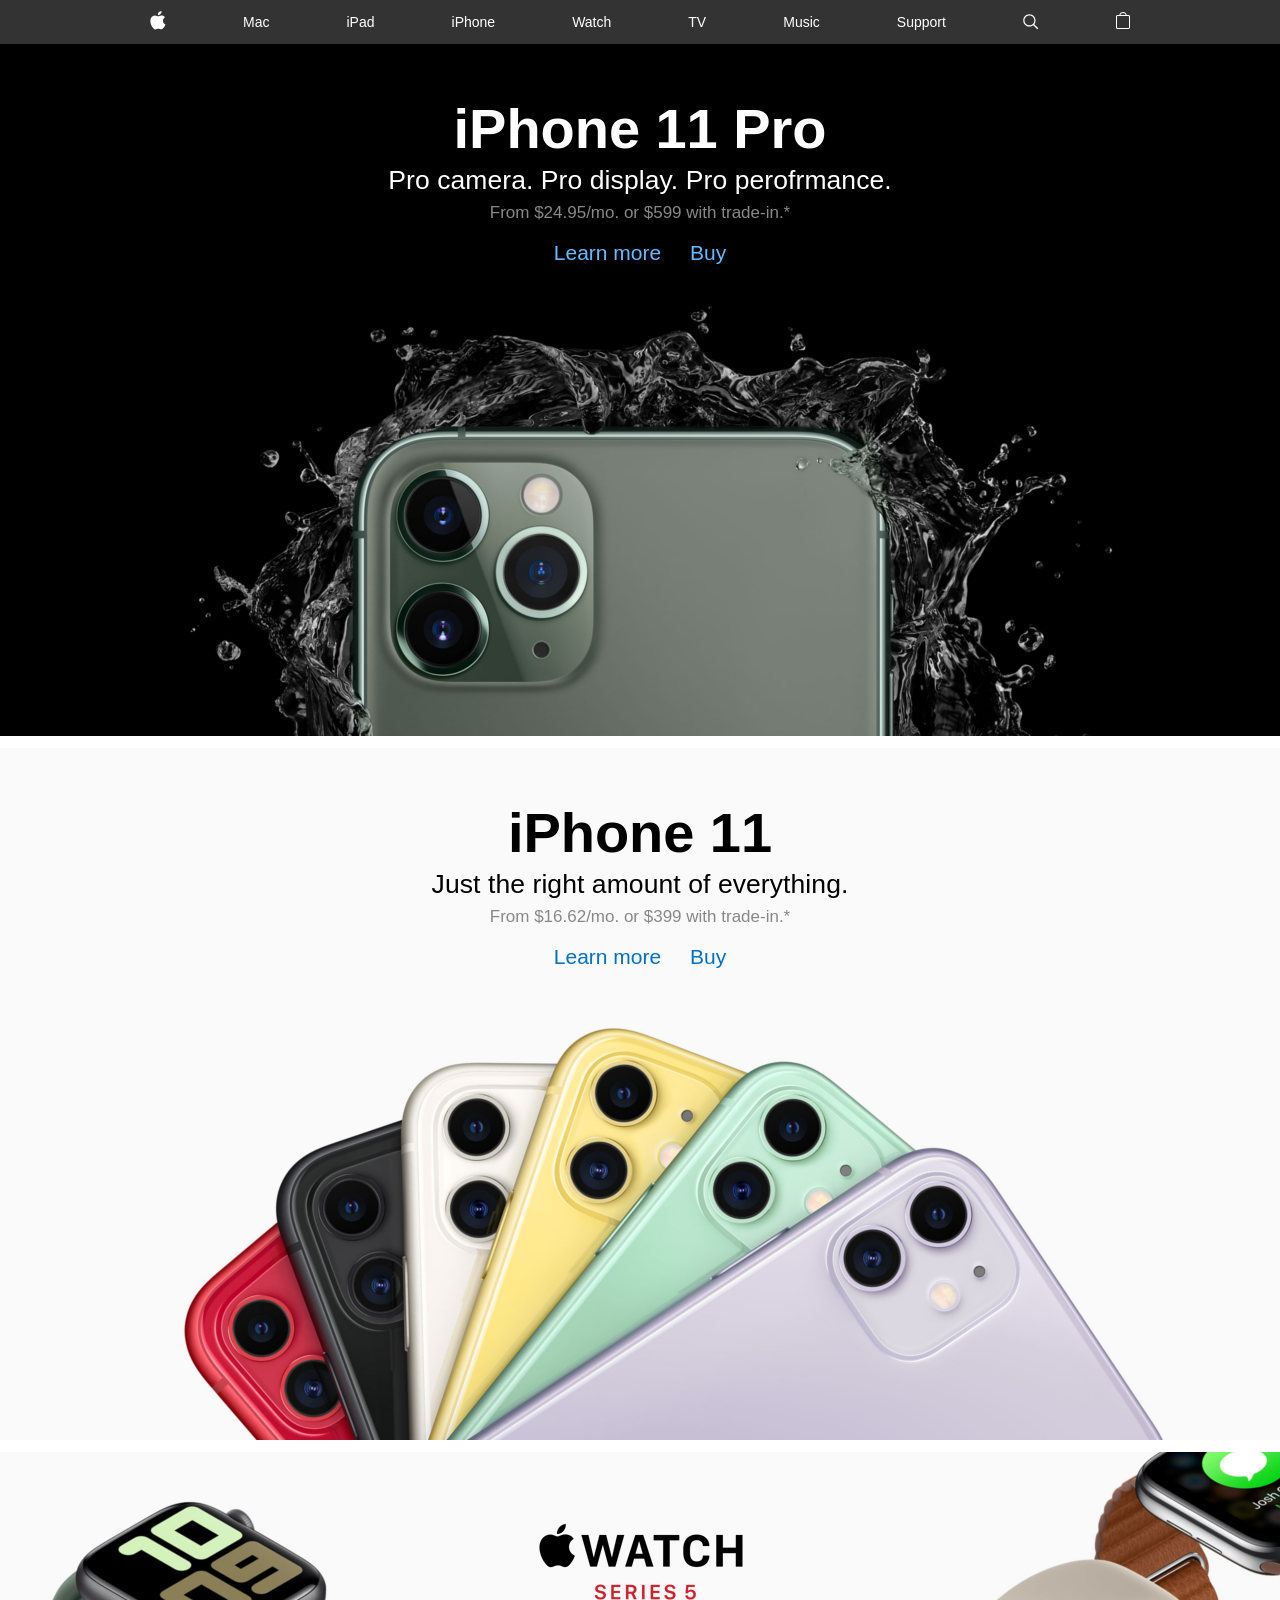
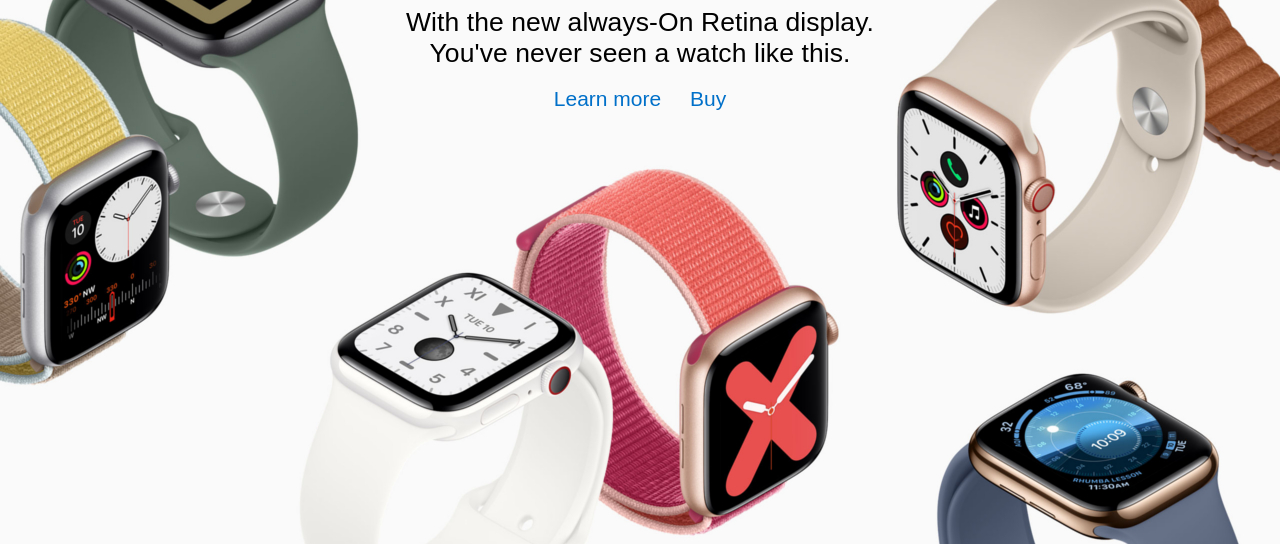
<file: apple-replica/index.html>
<!DOCTYPE html>
<html lang="en">
  <head>
    <meta charset="UTF-8" />
    <meta name="viewport" content="width=device-width, initial-scale=1.0" />
    <title>Apple</title>

    <!-- Custom styling -->
    <link rel="stylesheet" href="style.css" />
  </head>
  <body>
    <header>
      <div class="container">
        <nav class="nav">
          <ul class="nav-list nav-list-mobile">
            <li class="nav-item">
              <div class="mobile-menu">
                <span class="line line-top"></span>
                <span class="line line-bottom"></span>
              </div>
            </li>
            <li class="nav-item">
              <a href="index.html" class="nav-link nav-link-apple"></a>
            </li>
            <li class="nav-item">
              <a href="#" class="nav-link nav-link-bag"></a>
            </li>
          </ul>
          <!-- /.nav-list nav-list-mobile -->
          <ul class="nav-list nav-list-larger">
            <li class="nav-item nav-item-hidden">
              <a href="index.html" class="nav-link nav-link-apple"></a>
            </li>
            <li class="nav-item">
              <a href="#" class="nav-link">Mac</a>
            </li>
            <li class="nav-item">
              <a href="#" class="nav-link">iPad</a>
            </li>
            <li class="nav-item">
              <a href="#" class="nav-link">iPhone</a>
            </li>
            <li class="nav-item">
              <a href="#" class="nav-link">Watch</a>
            </li>
            <li class="nav-item">
              <a href="#" class="nav-link">TV</a>
            </li>
            <li class="nav-item">
              <a href="#" class="nav-link">Music</a>
            </li>
            <li class="nav-item">
              <a href="#" class="nav-link">Support</a>
            </li>

            <li class="nav-item">
              <a href="#" class="nav-link nav-link-search"></a>
            </li>
            <li class="nav-item hidden">
              <a href="#" class="nav-link nav-link-bag"></a>
            </li>
          </ul>
          <!-- /.nav-list nav-list-larger -->
        </nav>
      </div>
    </header>

    <section class="hero iphone-11-pro">
      <div class="container">
        <div class="title">
          <h2 class="title-heading">iPhone 11 Pro</h2>
          <h3 class="title-sub-heading">
            Pro camera. Pro display. Pro perofrmance.
          </h3>
          <p class="title-price">From $24.95/mo. or $599 with trade-in.*</p>
        </div>
        <div class="cta">
          <a href="#" class="cta-link">Learn more</a>
          <a href="#" class="cta-link">Buy</a>
        </div>
      </div>
    </section>
    <!-- /.hero iphone-11-pro -->

    <section class="hero iphone-11">
      <div class="container">
        <div class="title title-dark">
          <h2 class="title-heading">iPhone 11</h2>
          <h3 class="title-sub-heading">
            Just the right amount of everything.
          </h3>
          <p class="title-price">From $16.62/mo. or $399 with trade-in.*</p>
        </div>
        <div class="cta">
          <a href="#" class="cta-link cta-link-darker">Learn more</a>
          <a href="#" class="cta-link cta-link-darker">Buy</a>
        </div>
      </div>
    </section>
    <!-- /.hero iphone-11 -->

    <section class="hero watch">
      <div class="container">
        <div class="title title-dark">
          <h2 class="title-heading-watch"></h2>
          <h3 class="title-sub-heading">
            With the new always-On Retina display. <br />
            You've never seen a watch like this.
          </h3>
        </div>
        <div class="cta">
          <a href="#" class="cta-link cta-link-darker">Learn more</a>
          <a href="#" class="cta-link cta-link-darker">Buy</a>
        </div>
      </div>
    </section>
    <!-- /.hero watch -->

    <!-- Custom JS -->
    <script src="main.js"></script>
  </body>
</html>
</file>
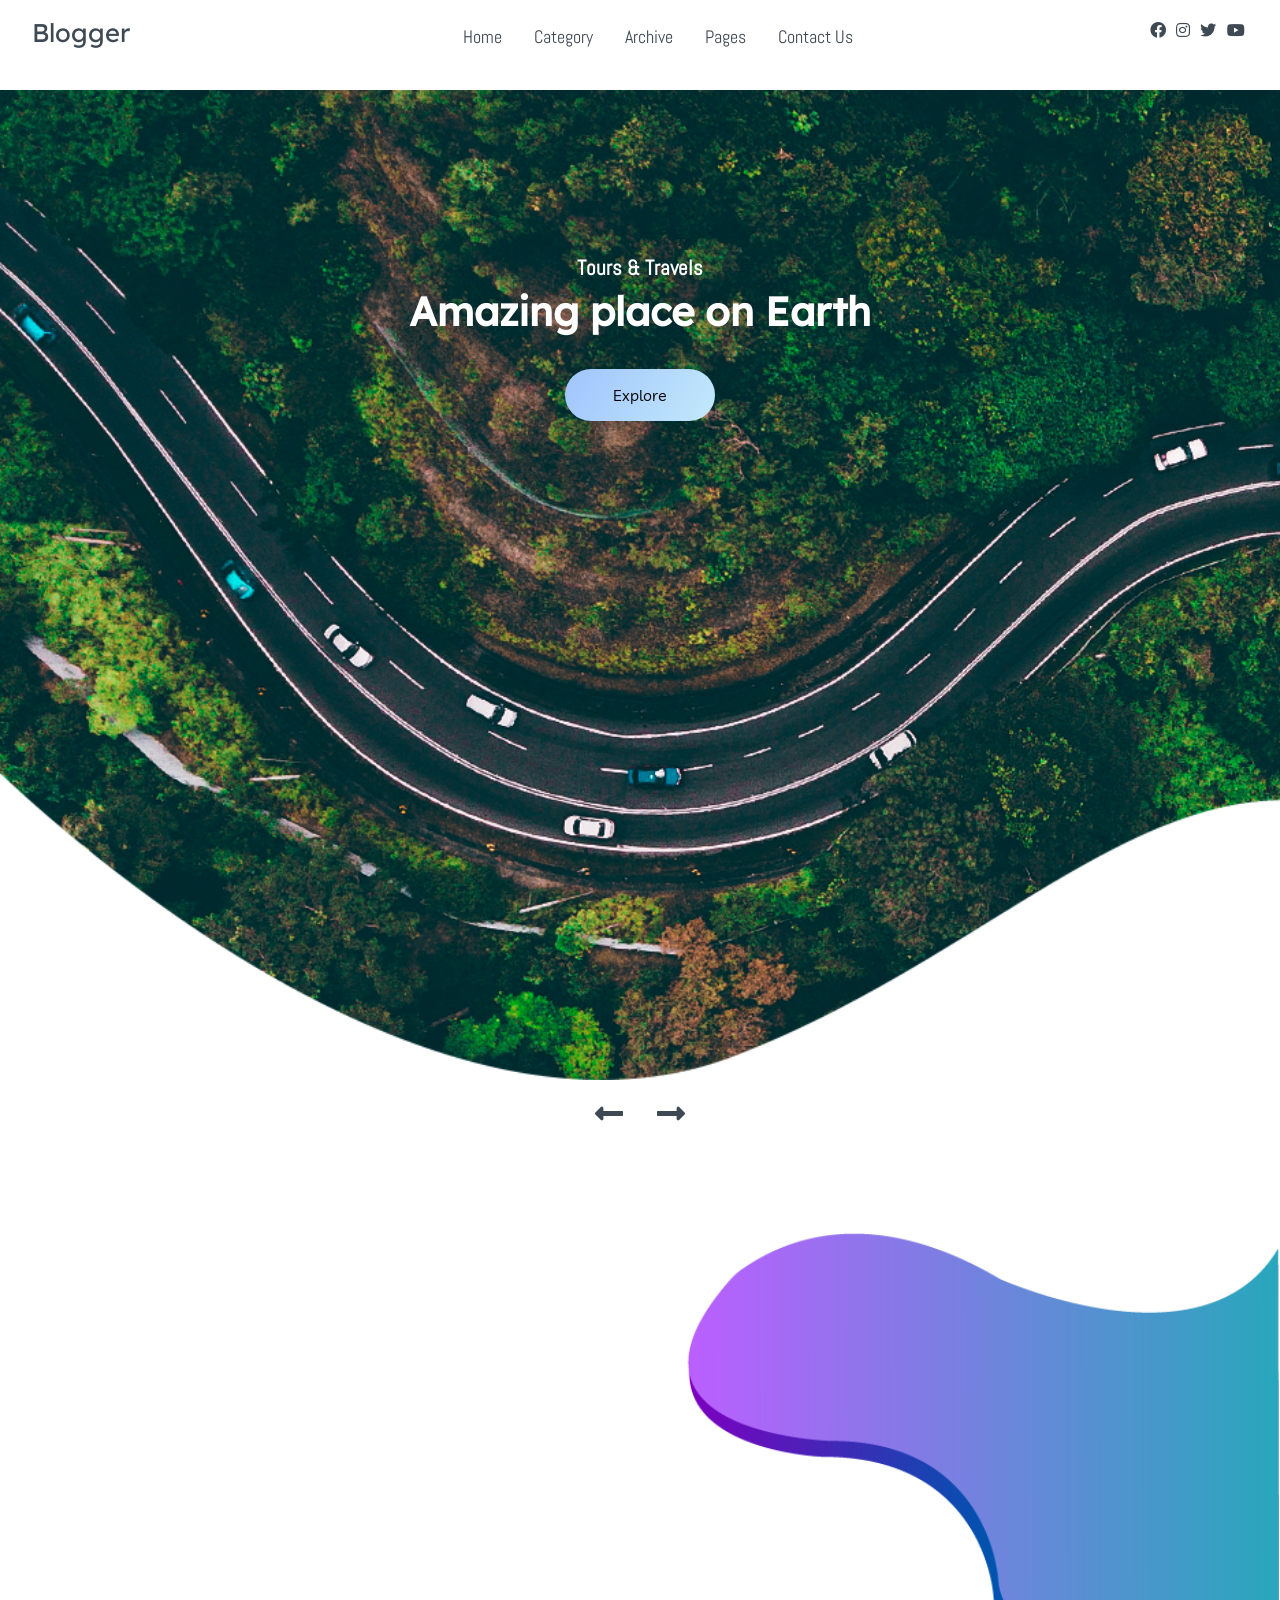
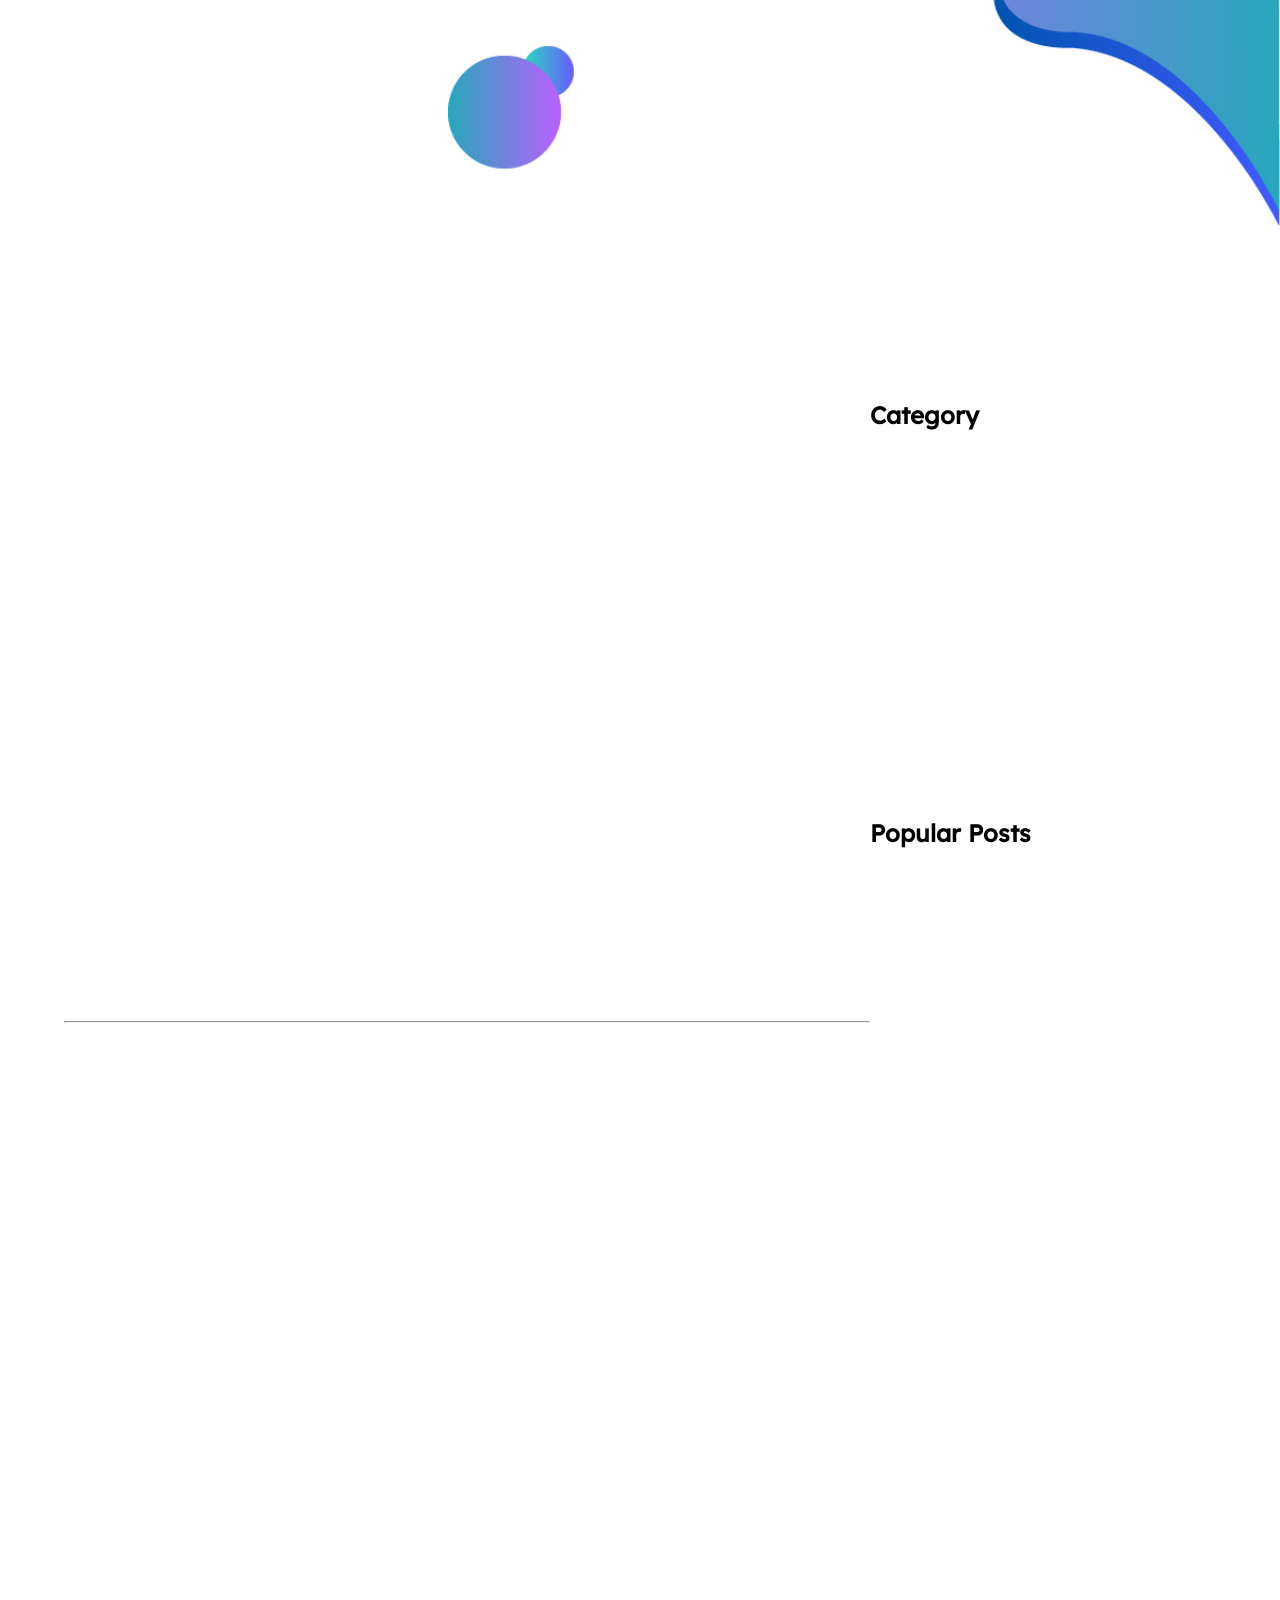
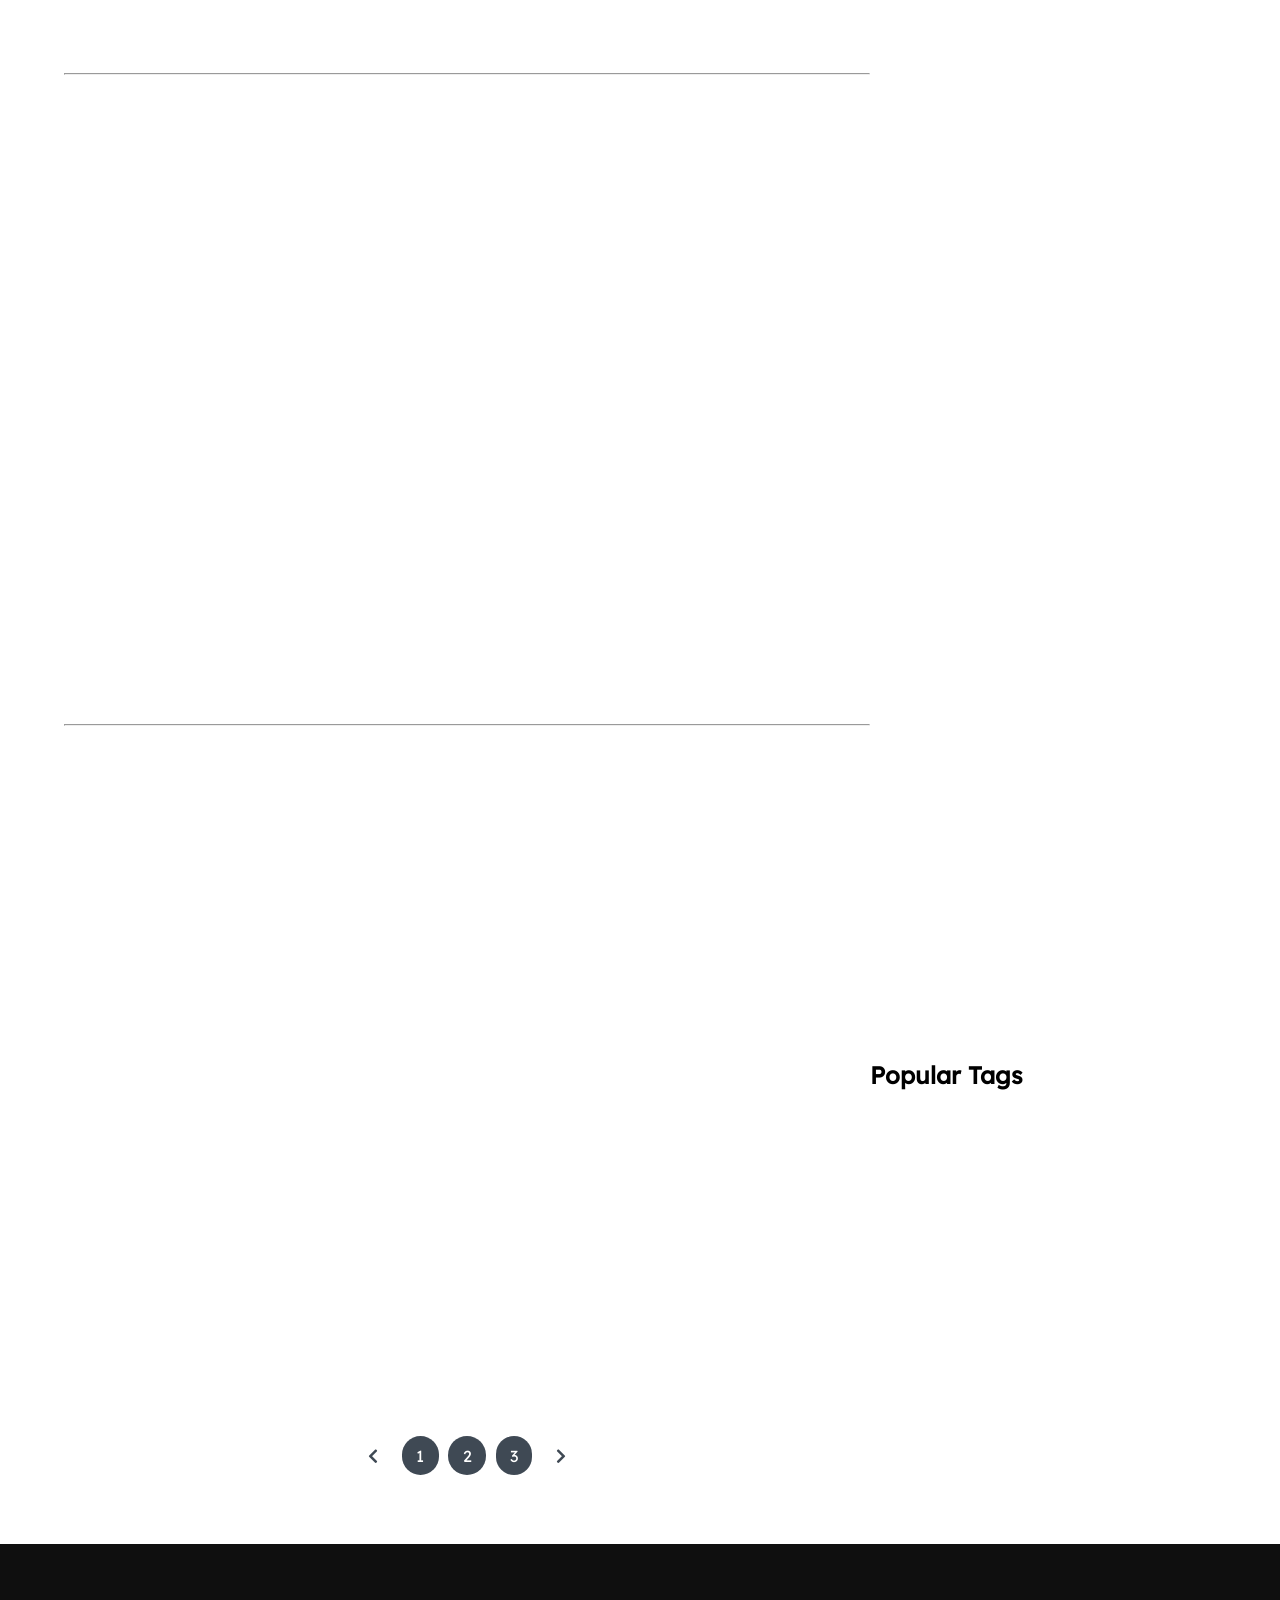
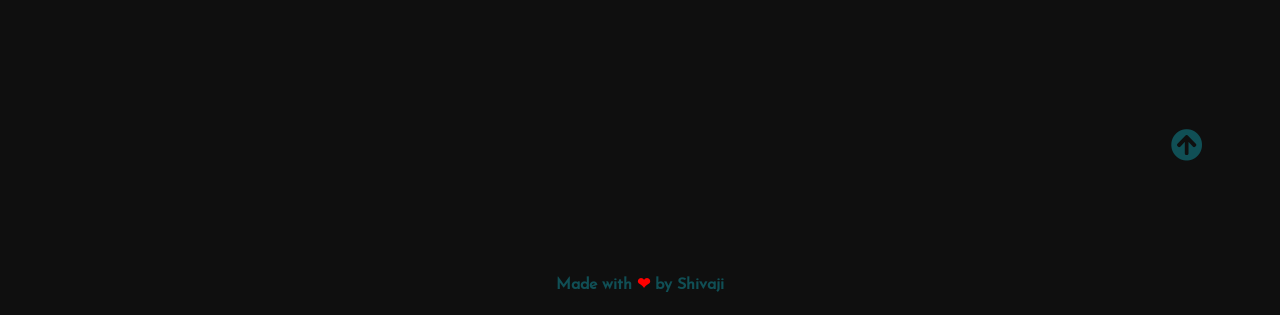
<file: blogger/index.html>
<!DOCTYPE html>
<html lang="en">
  <head>
    <meta charset="UTF-8" />
    <meta name="viewport" content="width=device-width, initial-scale=1.0" />

    <!-- Owl Carousel -->
    <link rel="stylesheet" href="css/owl.carousel.min.css" />
    <link rel="stylesheet" href="css/owl.theme.default.min.css" />

    <!-- Animation on scroll -->
    <link rel="stylesheet" href="css/aos.css" />

    <!-- Fontawesome icons -->
    <link rel="stylesheet" href="css/all.css" />

    <!-- Custom CSS -->
    <link rel="stylesheet" href="css/style.css" />

    <title>Blogger</title>
  </head>
  <body>
    <!-- Navigation -->

    <nav class="nav">
      <div class="nav-menu flex-row">
        <div class="nav-brand">
          <a href="#" class="text-gray">Blogger</a>
        </div>
        <div class="toggle-collapse">
          <div class="toggle-icons">
            <i class="fas fa-bars"></i>
          </div>
        </div>
        <div>
          <ul class="nav-items">
            <li class="nav-link"><a href="#">Home</a></li>
            <li class="nav-link"><a href="#">Category</a></li>
            <li class="nav-link"><a href="#">Archive</a></li>
            <li class="nav-link"><a href="#">Pages</a></li>
            <li class="nav-link"><a href="#">Contact Us</a></li>
          </ul>
        </div>
        <div class="social text-gray">
          <a href="#"><i class="fab fa-facebook"></i></a>
          <a href="#"><i class="fab fa-instagram"></i></a>
          <a href="#"><i class="fab fa-twitter"></i></a>
          <a href="#"><i class="fab fa-youtube"></i></a>
        </div>
      </div>
    </nav>

    <!-- Navigation -->

    <!-- Main Section -->

    <main>
      <!-- Section#1 - Site Title -->

      <section class="site-title">
        <div class="site-background" data-aos="fade-up" data-aos-delay="100">
          <h3>Tours & Travels</h3>
          <h1>Amazing place on Earth</h1>
          <button class="btn">Explore</button>
        </div>
      </section>

      <!-- Section#1 - Site Title -->

      <!-- Section#2 - Blog Carousel -->

      <section>
        <div class="blog">
          <div class="container">
            <div class="owl-carousel owl-theme blog-post">
              <!-- Blog Contents -->
              <div
                class="blog-content"
                data-aos="fade-right"
                data-aos-delay="200"
              >
                <img src="assets/Blog-post/post-1.jpg" alt="post-1" />
                <div class="blog-title">
                  <h3>Food for life!</h3>
                  <button class="btn btn-blog">Recipe</button>
                  <span>Details</span>
                </div>
              </div>
              <div class="blog-content" data-aos="fade-in" data-aos-delay="200">
                <img src="assets/Blog-post/post-2.jpg" alt="post-2" />
                <div class="blog-title">
                  <h3>Find your dream job!</h3>
                  <button class="btn btn-blog">More</button>
                  <span>By - Martin G</span>
                </div>
              </div>
              <div
                class="blog-content"
                data-aos="fade-left"
                data-aos-delay="200"
              >
                <img src="assets/Blog-post/post-3.jpg" alt="post-3" />
                <div class="blog-title">
                  <h3>Enjoy your life!</h3>
                  <button class="btn btn-blog">More Places</button>
                  <span>2 minutes</span>
                </div>
              </div>
              <div
                class="blog-content"
                data-aos="fade-left"
                data-aos-delay="200"
              >
                <img src="assets/Blog-post/post-4.png" alt="post-4" />
                <div class="blog-title">
                  <h3>London Fashion week</h3>
                  <button class="btn btn-blog">Fashion</button>
                  <span>Hurry up!</span>
                </div>
              </div>
              <div
                class="blog-content"
                data-aos="fade-left"
                data-aos-delay="200"
              >
                <img src="assets/Blog-post/post-5.png" alt="post-5" />
                <div class="blog-title">
                  <h3>Ready to go Trekking</h3>
                  <button class="btn btn-blog">Treks</button>
                  <span>Trek Yeah!</span>
                </div>
              </div>
              <div
                class="blog-content"
                data-aos="fade-left"
                data-aos-delay="200"
              >
                <img src="assets/Blog-post/post-7.jpg" alt="post-7" />
                <div class="blog-title">
                  <h3>The Old School Car</h3>
                  <button class="btn btn-blog">Buy</button>
                  <span>Full details</span>
                </div>
              </div>
            </div>
            <div class="owl-nav">
              <span class="owl-nav-prev">
                <i class="fas fa-long-arrow-alt-left"></i>
              </span>
              <span class="owl-nav-next">
                <i class="fas fa-long-arrow-alt-right"></i>
              </span>
            </div>
          </div>
        </div>
      </section>

      <!-- Section#2 - Blog Carousel -->

      <!-- Section#3 - Site Content -->

      <section class="container">
        <div class="site-content">
          <div class="posts">
            <div class="post-content" data-aos="zoom-in" data-aos-delay="200">
              <div class="post-image">
                <div>
                  <img
                    src="assets/Blog-post/blog1.png"
                    class="img"
                    alt="blog1"
                  />
                </div>
                <div class="post-info flex-row">
                  <span
                    ><i class="fas fa-user text-gray"></i
                    >&nbsp;&nbsp;Admin</span
                  >
                  <span
                    ><i class="fas fa-calendar-alt text-gray"></i
                    >&nbsp;&nbsp;July 11, 2020</span
                  >
                  <span>8 comments</span>
                </div>
              </div>
              <div class="post-title">
                <a href="#">Why should boys have all the fun?</a>
                <p>
                  Lorem, ipsum dolor sit amet consectetur adipisicing elit.
                  Excepturi, eius sequi? Id ratione cum provident adipisci optio
                  facere architecto iusto dolor impedit, officia illo maiores
                  labore maxime unde repellat. Iusto aperiam dicta ipsam.
                  Dolorum, in numquam. Unde reiciendis fuga iure.
                </p>
                <button class="btn post-btn">
                  Read More &nbsp;<i class="fas fa-arrow-right"></i>
                </button>
              </div>
            </div>
            <hr />
            <div class="post-content" data-aos="zoom-in" data-aos-delay="200">
              <div class="post-image">
                <div>
                  <img
                    src="assets/Blog-post/blog2.png"
                    class="img"
                    alt="blog2"
                  />
                </div>
                <div class="post-info flex-row">
                  <span
                    ><i class="fas fa-user text-gray"></i
                    >&nbsp;&nbsp;Admin</span
                  >
                  <span
                    ><i class="fas fa-calendar-alt text-gray"></i
                    >&nbsp;&nbsp;July 10, 2020</span
                  >
                  <span>5 comments</span>
                </div>
              </div>
              <div class="post-title">
                <a href="#">How cute can a puppy be?</a>
                <p>
                  Lorem, ipsum dolor sit amet consectetur adipisicing elit.
                  Excepturi, eius sequi? Id ratione cum provident adipisci optio
                  facere architecto iusto dolor impedit, officia illo maiores
                  labore maxime unde repellat. Iusto aperiam dicta ipsam.
                  Dolorum, in numquam. Unde reiciendis fuga iure.
                </p>
                <button class="btn post-btn">
                  Read More &nbsp;<i class="fas fa-arrow-right"></i>
                </button>
              </div>
            </div>
            <hr />
            <div class="post-content" data-aos="zoom-in" data-aos-delay="200">
              <div class="post-image">
                <div>
                  <img
                    src="assets/Blog-post/blog3.png"
                    class="img"
                    alt="blog3"
                  />
                </div>
                <div class="post-info flex-row">
                  <span
                    ><i class="fas fa-user text-gray"></i
                    >&nbsp;&nbsp;Admin</span
                  >
                  <span
                    ><i class="fas fa-calendar-alt text-gray"></i
                    >&nbsp;&nbsp;July 9, 2020</span
                  >
                  <span>4 comments</span>
                </div>
              </div>
              <div class="post-title">
                <a href="#">Find out the best places for Bike riding</a>
                <p>
                  Lorem, ipsum dolor sit amet consectetur adipisicing elit.
                  Excepturi, eius sequi? Id ratione cum provident adipisci optio
                  facere architecto iusto dolor impedit, officia illo maiores
                  labore maxime unde repellat. Iusto aperiam dicta ipsam.
                  Dolorum, in numquam. Unde reiciendis fuga iure.
                </p>
                <button class="btn post-btn">
                  Read More &nbsp;<i class="fas fa-arrow-right"></i>
                </button>
              </div>
            </div>
            <hr />
            <div class="post-content" data-aos="zoom-in" data-aos-delay="200">
              <div class="post-image">
                <div>
                  <img
                    src="assets/Blog-post/blog4.png"
                    class="img"
                    alt="blog4"
                  />
                </div>
                <div class="post-info flex-row">
                  <span
                    ><i class="fas fa-user text-gray"></i
                    >&nbsp;&nbsp;Admin</span
                  >
                  <span
                    ><i class="fas fa-calendar-alt text-gray"></i
                    >&nbsp;&nbsp;July 8, 2020</span
                  >
                  <span>7 comments</span>
                </div>
              </div>
              <div class="post-title">
                <a href="#">Can find anything calmer than the Deep Blue See?</a>
                <p>
                  Lorem, ipsum dolor sit amet consectetur adipisicing elit.
                  Excepturi, eius sequi? Id ratione cum provident adipisci optio
                  facere architecto iusto dolor impedit, officia illo maiores
                  labore maxime unde repellat. Iusto aperiam dicta ipsam.
                  Dolorum, in numquam. Unde reiciendis fuga iure.
                </p>
                <button class="btn post-btn">
                  Read More &nbsp;<i class="fas fa-arrow-right"></i>
                </button>
              </div>
            </div>
            <div class="pagination flex-row">
              <a href="#"><i class="fas fa-chevron-left"></i></a>
              <a href="#" class="pages">1</a>
              <a href="#" class="pages">2</a>
              <a href="#" class="pages">3</a>
              <a href="#"><i class="fas fa-chevron-right"></i></a>
            </div>
          </div>

          <aside class="sidebar">
            <div class="category">
              <h2>Category</h2>
              <ul class="category-list">
                <li
                  class="list-items"
                  data-aos="fade-left"
                  data-aos-delay="200"
                >
                  <a href="#">Software</a>
                  <span>(05)</span>
                </li>
                <li
                  class="list-items"
                  data-aos="fade-left"
                  data-aos-delay="200"
                >
                  <a href="#">Technology</a>
                  <span>(02)</span>
                </li>
                <li
                  class="list-items"
                  data-aos="fade-left"
                  data-aos-delay="200"
                >
                  <a href="#">Lifestyle</a>
                  <span>(07)</span>
                </li>
                <li
                  class="list-items"
                  data-aos="fade-left"
                  data-aos-delay="200"
                >
                  <a href="#">Shopping</a>
                  <span>(01)</span>
                </li>
                <li
                  class="list-items"
                  data-aos="fade-left"
                  data-aos-delay="200"
                >
                  <a href="#">Food</a>
                  <span>(08)</span>
                </li>
              </ul>
            </div>

            <div class="popular-post">
              <h2>Popular Posts</h2>
              <div class="post-content" data-aos="flip-up" data-aos-delay="200">
                <div class="post-image">
                  <div>
                    <img
                      src="assets/popular-post/m-blog-1.jpg"
                      class="img"
                      alt="blog1"
                    />
                  </div>
                  <div class="post-info flex-row">
                    <span
                      ><i class="fas fa-calendar-alt text-gray"></i
                      >&nbsp;&nbsp;July 11, 2020</span
                    >
                    <span>8 comments</span>
                  </div>
                </div>
                <div class="post-title">
                  <a href="#">Side-effects of Coffee</a>
                </div>
              </div>
              <div class="post-content" data-aos="flip-up" data-aos-delay="200">
                <div class="post-image">
                  <div>
                    <img
                      src="assets/popular-post/m-blog-2.jpg"
                      class="img"
                      alt="blog1"
                    />
                  </div>
                  <div class="post-info flex-row">
                    <span
                      ><i class="fas fa-calendar-alt text-gray"></i
                      >&nbsp;&nbsp;July 9, 2020</span
                    >
                    <span>2 comments</span>
                  </div>
                </div>
                <div class="post-title">
                  <a href="#">Embrace yourself with nature</a>
                </div>
              </div>
              <div class="post-content" data-aos="flip-up" data-aos-delay="200">
                <div class="post-image">
                  <div>
                    <img
                      src="assets/popular-post/m-blog-3.jpg"
                      class="img"
                      alt="blog1"
                    />
                  </div>
                  <div class="post-info flex-row">
                    <span
                      ><i class="fas fa-calendar-alt text-gray"></i
                      >&nbsp;&nbsp;July 6, 2020</span
                    >
                    <span>15 comments</span>
                  </div>
                </div>
                <div class="post-title">
                  <a href="#">Wedding goals!</a>
                </div>
              </div>
              <div class="post-content" data-aos="flip-up" data-aos-delay="200">
                <div class="post-image">
                  <div>
                    <img
                      src="assets/popular-post/m-blog-4.jpg"
                      class="img"
                      alt="blog1"
                    />
                  </div>
                  <div class="post-info flex-row">
                    <span
                      ><i class="fas fa-calendar-alt text-gray"></i
                      >&nbsp;&nbsp;July 11, 2020</span
                    >
                    <span>8 comments</span>
                  </div>
                </div>
                <div class="post-title">
                  <a href="#">Find a better partner</a>
                </div>
              </div>
              <div class="post-content" data-aos="flip-up" data-aos-delay="200">
                <div class="post-image">
                  <div>
                    <img
                      src="assets/popular-post/m-blog-5.jpg"
                      class="img"
                      alt="blog1"
                    />
                  </div>
                  <div class="post-info flex-row">
                    <span
                      ><i class="fas fa-calendar-alt text-gray"></i
                      >&nbsp;&nbsp;July 11, 2020</span
                    >
                    <span>8 comments</span>
                  </div>
                </div>
                <div class="post-title">
                  <a href="#">Stuck in Traffic? Heres what you can do</a>
                </div>
              </div>
            </div>

            <div class="newsletter" data-aos="fade-up" data-aos-delay="200">
              <h2>Newsletter</h2>
              <div class="form-element">
                <input type="text" class="input-element" placeholder="E-mail" />
                <button class="btn form-btn">Subscribe</button>
              </div>
            </div>

            <div class="popular-tags">
              <h2>Popular Tags</h2>
              <div class="tags flex-row">
                <span class="tag" data-aos="flip-up" data-aos-delay="100"
                  >software</span
                >
                <span class="tag" data-aos="flip-up" data-aos-delay="200"
                  >technology</span
                >
                <span class="tag" data-aos="flip-up" data-aos-delay="300"
                  >travel</span
                >
                <span class="tag" data-aos="flip-up" data-aos-delay="400"
                  >illustration</span
                >
                <span class="tag" data-aos="flip-up" data-aos-delay="500"
                  >lifestyle</span
                >
                <span class="tag" data-aos="flip-up" data-aos-delay="600"
                  >love</span
                >
                <span class="tag" data-aos="flip-up" data-aos-delay="700"
                  >project</span
                >
              </div>
            </div>
          </aside>
        </div>
      </section>

      <!-- Section#3 - Site Content -->
    </main>

    <!-- Main Section -->

    <!-- Footer -->

    <footer class="footer">
      <div class="container">
        <div class="about-us" data-aos="fade-right" data-aos-delay="200">
          <h2>About Us</h2>
          <p>
            Lorem ipsum dolor sit, amet consectetur adipisicing elit. Voluptatum
            sint quisquam provident accusantium modi perspiciatis culpa, ut quos
            veritatis tempore?
          </p>
        </div>
        <div class="newsletter" data-aos="fade-right" data-aos-delay="200">
          <h2>Newsletter</h2>
          <p>Stay update with our latest news</p>
          <div class="form-element">
            <input type="text" placeholder="Email" /><span
              ><i class="fas fa-chevron-right"></i
            ></span>
          </div>
        </div>
        <div class="instagram" data-aos="fade-left" data-aos-delay="200">
          <h2>Instagram</h2>
          <div class="flex-row">
            <img src="assets/instagram/thumb-card3.png" alt="insta1" />
            <img src="assets/instagram/thumb-card4.png" alt="insta2" />
            <img src="assets/instagram/thumb-card5.png" alt="insta3" />
          </div>
          <div class="flex-row">
            <img src="assets/instagram/thumb-card6.png" alt="insta4" />
            <img src="assets/instagram/thumb-card7.png" alt="insta5" />
            <img src="assets/instagram/thumb-card8.png" alt="insta6" />
          </div>
        </div>
        <div class="follow" data-aos="fade-left" data-aos-delay="200">
          <h2>Follow us</h2>
          <p>Let us be social</p>
          <div>
            <a href="#"><i class="fab fa-facebook-f"></i></a>
            <a href="#"><i class="fab fa-twitter"></i></a>
            <a href="#"><i class="fab fa-instagram"></i></a>
            <a href="#"><i class="fab fa-youtube"></i></a>
          </div>
        </div>
      </div>

      <div class="rights flex-row">
        <h4 class="text-gray">Made with <span>❤</span> by Shivaji</h4>
      </div>

      <div class="move-up">
        <span><i class="fas fa-arrow-circle-up fa-2x"></i></span>
      </div>
    </footer>


    <!-- Custom JQuery library -->
    <script src="js/Jquery3.4.1.min.js"></script>

    <!-- Owl Carousel -->
    <script src="js/owl.carousel.min.js"></script>

    <!-- Animation on scroll -->
    <script src="js/aos.js"></script>

    <!-- Custom Javascript file -->
    <script src="js/main.js"></script>
  </body>
</html>
</file>
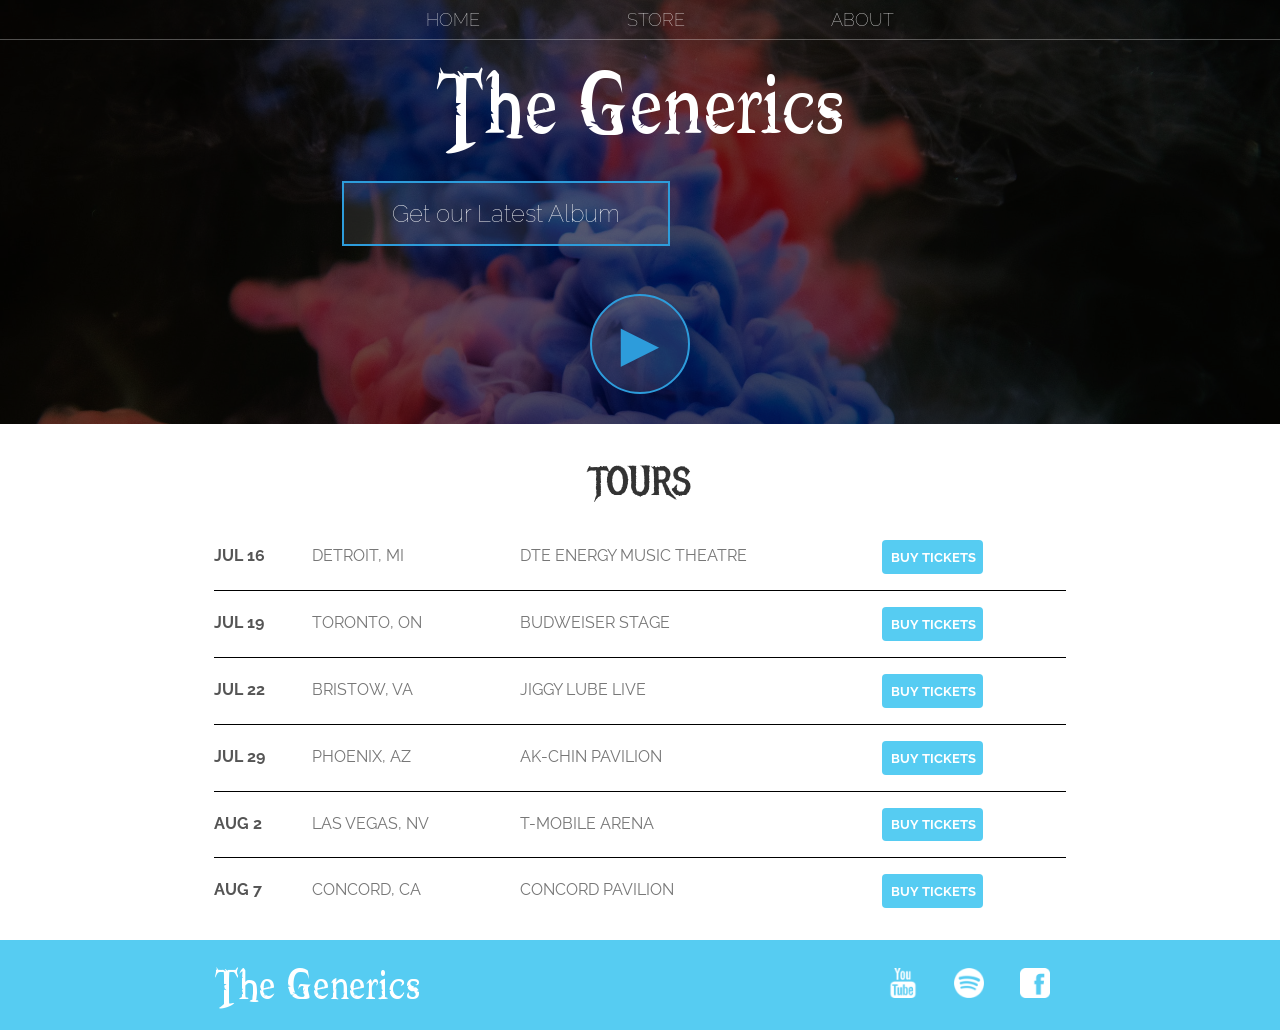
<file: js-cart/index.html>
<!DOCTYPE html>
<html>

<head>
    <title>The Generics</title>
    <meta name="description" content="This is the description">
    <link rel="stylesheet" href="css/styles.css" />
</head>

<body>
    <header class="main-header">
        <nav class="nav main-nav">
            <ul>
                <li><a href="index.html">HOME</a></li>
                <li><a href="pages/store.html">STORE</a></li>
                <li><a href="pages/about.html">ABOUT</a></li>
            </ul>
        </nav>
        <h1 class="band-name band-name-large">The Generics</h1>
        <div class="container">
            <button type="button" class="btn btn-header">Get our Latest Album</button>
        </div>
        <button type="button" class="btn btn-header btn-play">&#9658;</button>
    </header>
    <section class="content-section container">
        <h2 class="section-header">TOURS</h2>
        <div>
            <div class="tour-row">
                <span class="tour-item tour-date">JUL 16</span>
                <span class="tour-item tour-city">DETROIT, MI</span>
                <span class="tour-item tour-arena">DTE ENERGY MUSIC THEATRE</span>
                <button type="button" class="tour-item tour-btn btn btn-primary">BUY TICKETS</button>
            </div>
            <div class="tour-row">
                <span class="tour-item tour-date">JUL 19</span>
                <span class="tour-item tour-city">TORONTO, ON</span>
                <span class="tour-item tour-arena">BUDWEISER STAGE</span>
                <button type="button" class="tour-item tour-btn btn btn-primary">BUY TICKETS</button>
            </div>
            <div class="tour-row">
                <span class="tour-item tour-date">JUL 22</span>
                <span class="tour-item tour-city">BRISTOW, VA</span>
                <span class="tour-item tour-arena">JIGGY LUBE LIVE</span>
                <button type="button" class="tour-item tour-btn btn btn-primary">BUY TICKETS</button>
            </div>
            <div class="tour-row">
                <span class="tour-item tour-date">JUL 29</span>
                <span class="tour-item tour-city">PHOENIX, AZ</span>
                <span class="tour-item tour-arena">AK-CHIN PAVILION</span>
                <button type="button" class="tour-item tour-btn btn btn-primary">BUY TICKETS</button>
            </div>
            <div class="tour-row">
                <span class="tour-item tour-date">AUG 2</span>
                <span class="tour-item tour-city">LAS VEGAS, NV</span>
                <span class="tour-item tour-arena">T-MOBILE ARENA</span>
                <button type="button" class="tour-item tour-btn btn btn-primary">BUY TICKETS</button>
            </div>
            <div class="tour-row">
                <span class="tour-item tour-date">AUG 7</span>
                <span class="tour-item tour-city">CONCORD, CA</span>
                <span class="tour-item tour-arena">CONCORD PAVILION</span>
                <button type="button" class="tour-item tour-btn btn btn-primary">BUY TICKETS</button>
            </div>
        </div>
    </section>
    <footer class="main-footer">
        <div class="container main-footer-container">
            <h3 class="band-name">The Generics</h3>
            <ul class="nav footer-nav">
                <li>
                    <a href="https://www.youtube.com" target="_blank">
                        <img src="Images/YouTube Logo.png">
                    </a>
                </li>
                <li>
                    <a href="https://www.spotify.com" target="_blank">
                        <img src="Images/Spotify Logo.png">
                    </a>
                </li>
                <li>
                    <a href="https://www.facebook.com" target="_blank">
                        <img src="Images/Facebook Logo.png">
                    </a>
                </li>
            </ul>
        </div>
    </footer>
</body>

</html>
</file>
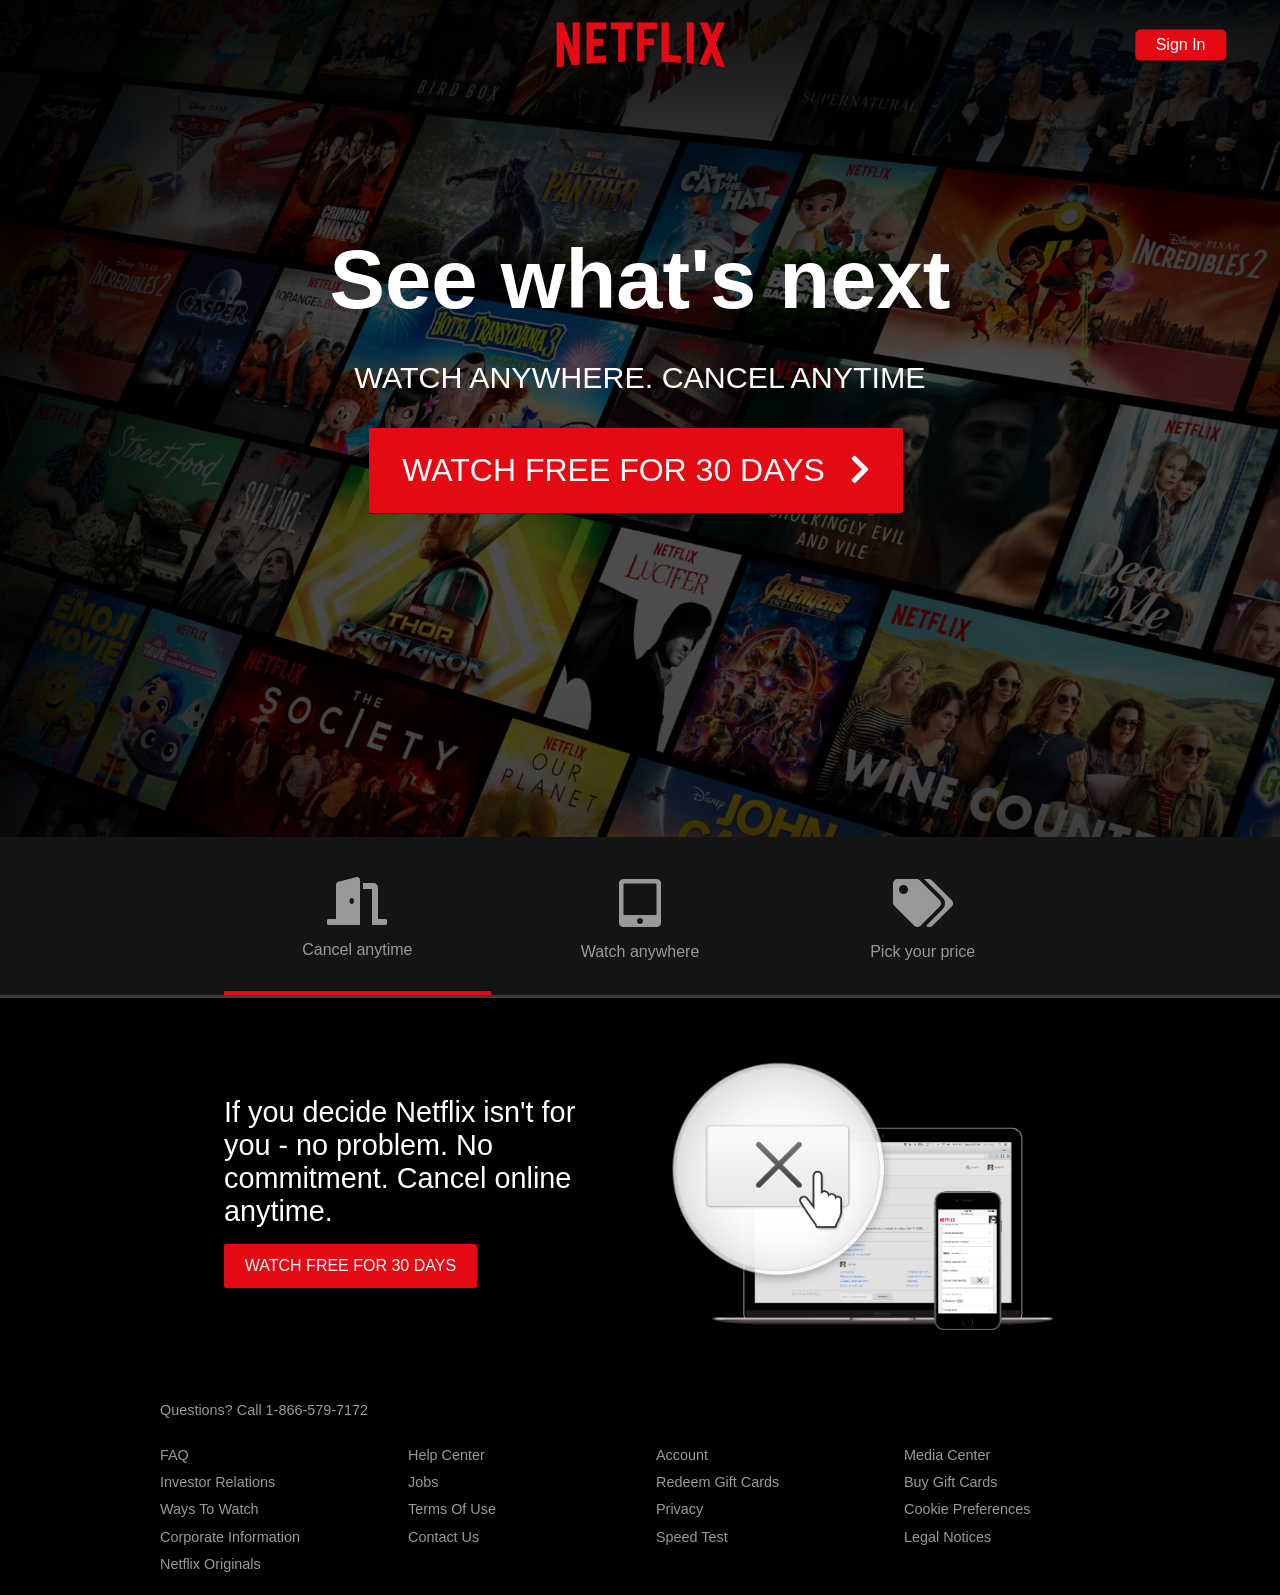
<file: netflix-replica/index.html>
<!DOCTYPE html>
<html lang="en">
  <head>
    <meta charset="UTF-8" />
    <meta name="viewport" content="width=device-width, initial-scale=1.0" />
    <title>Netflix - Watch TV Shows Online, Watch Movies Online</title>

    <!-- Fontawesome CSS -->
    <link
      rel="stylesheet"
      href="https://use.fontawesome.com/releases/v5.14.0/css/all.css"
      integrity="sha384-HzLeBuhoNPvSl5KYnjx0BT+WB0QEEqLprO+NBkkk5gbc67FTaL7XIGa2w1L0Xbgc"
      crossorigin="anonymous"
    />

    <!-- Link Custom CSS -->
    <link rel="stylesheet" href="css/style.css" />
  </head>
  <body>
    <header class="showcase">
      <div class="showcase-top">
        <img src="images/logo.png" alt="Netflix" />
        <a href="#" class="btn btn-rounded">Sign In</a>
      </div>
      <div class="showcase-content">
        <h1>See what's next</h1>
        <p>Watch anywhere. Cancel anytime</p>
        <a href="#" class="btn btn-xl">
          Watch Free For 30 Days <i class="fas fa-chevron-right btn-icon"></i>
        </a>
      </div>
    </header>

    <section class="tabs">
      <div class="container">
        <div id="tab-1" class="tab-item tab-border">
          <i class="fas fa-door-open fa-3x"></i>
          <p class="hide-sm">Cancel anytime</p>
        </div>
        <div id="tab-2" class="tab-item">
          <i class="fas fa-tablet-alt fa-3x"></i>
          <p class="hide-sm">Watch anywhere</p>
        </div>
        <div id="tab-3" class="tab-item">
          <i class="fas fa-tags fa-3x"></i>
          <p class="hide-sm">Pick your price</p>
        </div>
      </div>
    </section>

    <section class="tab-content">
      <div class="container">
        <!-- Tab Content 1 -->
        <div class="tab-content-item show" id="tab-1-content">
          <div class="tab-1-content-inner">
            <div>
              <p class="text-lg">
                If you decide Netflix isn't for you - no problem. No commitment.
                Cancel online anytime.
              </p>
              <a href="#" class="btn btn-lg">Watch Free for 30 Days</a>
            </div>
            <img src="images/tab-content-1.png" alt="" />
          </div>
        </div>

        <!-- Tab Content - 2 -->
        <div class="tab-content-item" id="tab-2-content">
          <div class="tab-2-content-top">
            <p class="text-lg">
              Watch TV shows and movies anytime, anywhere - personalized for
              you.
            </p>
            <a href="#" class="btn btn-lg">Watch Free for 30 Days.</a>
          </div>
          <div class="tab-2-content-bottom">
            <div>
              <img src="images/tab-content-2-1.png" alt="tab-2-1" />
              <p class="text-md">Watch on your TV</p>
              <p class="text-dark">
                Smart TVs, PlayStation, Xbox, Chromecast, Apple TV, Blu-ray
                players and more.
              </p>
            </div>
            <div>
              <img src="images/tab-content-2-2.png" alt="tab-2-2" />
              <p class="text-md">Watch instantly or download for later</p>
              <p class="text-dark">
                Available on phone and tablet, wherever you go.
              </p>
            </div>
            <div>
              <img src="images/tab-content-2-3.png" alt="tab-2-3" />
              <p class="text-md">Use any computer</p>
              <p class="text-dark">
                Watch on Netflix.com
              </p>
            </div>
          </div>
        </div>

        <!-- Tab Content - 3 -->
        <div id="tab-3-content" class="tab-content-item">
          <div class="text-center">
            <p class="text-lg">
              Choose one plan and watch everything on Netflix
            </p>
            <a href="#" class="btn btn-lg">Watch Free for 30 Days</a>
          </div>
          <table class="table">
            <thead>
              <tr>
                <th></th>
                <th>Basic</th>
                <th>Standard</th>
                <th>Premium</th>
              </tr>
            </thead>
            <tbody>
              <tr>
                <td>Monthly price after free month ends on 7/18/20</td>
                <td>$8.99</td>
                <td>$12.99</td>
                <td>$15.99</td>
              </tr>
              <tr>
                <td>HD Available</td>
                <td><i class="fas fa-times"></i></td>
                <td><i class="fas fa-check"></i></td>
                <td><i class="fas fa-check"></i></td>
              </tr>
              <tr>
                <td>Ultra HD Available</td>
                <td><i class="fas fa-times"></i></td>
                <td><i class="fas fa-times"></i></td>
                <td><i class="fas fa-check"></i></td>
              </tr>
              <tr>
                <td>Screens you can watch on at the same time</td>
                <td>1</td>
                <td>2</td>
                <td>4</td>
              </tr>
              <tr>
                <td>Watch on your laptop, TV, phone and tablet</td>
                <td><i class="fas fa-check"></i></td>
                <td><i class="fas fa-check"></i></td>
                <td><i class="fas fa-check"></i></td>
              </tr>
              <tr>
                <td>Unlimited movies and TV shows</td>
                <td><i class="fas fa-check"></i></td>
                <td><i class="fas fa-check"></i></td>
                <td><i class="fas fa-check"></i></td>
              </tr>
              <tr>
                <td>Cancel anytime</td>
                <td><i class="fas fa-check"></i></td>
                <td><i class="fas fa-check"></i></td>
                <td><i class="fas fa-check"></i></td>
              </tr>
              <tr>
                <td>First month free</td>
                <td><i class="fas fa-check"></i></td>
                <td><i class="fas fa-check"></i></td>
                <td><i class="fas fa-check"></i></td>
              </tr>
            </tbody>
          </table>
        </div>
      </div>
    </section>

    <footer class="footer">
      <p>Questions? Call 1-866-579-7172</p>
      <div class="footer-cols">
        <ul>
          <li><a href="#">FAQ</a></li>
          <li><a href="#">Investor Relations</a></li>
          <li><a href="#">Ways To Watch</a></li>
          <li><a href="#">Corporate Information</a></li>
          <li><a href="#">Netflix Originals</a></li>
        </ul>
        <ul>
          <li><a href="#">Help Center</a></li>
          <li><a href="#">Jobs</a></li>
          <li><a href="#">Terms Of Use</a></li>
          <li><a href="#">Contact Us</a></li>
        </ul>
        <ul>
          <li><a href="#">Account</a></li>
          <li><a href="#">Redeem Gift Cards</a></li>
          <li><a href="#">Privacy</a></li>
          <li><a href="#">Speed Test</a></li>
        </ul>
        <ul>
          <li><a href="#">Media Center</a></li>
          <li><a href="#">Buy Gift Cards</a></li>
          <li><a href="#">Cookie Preferences</a></li>
          <li><a href="#">Legal Notices</a></li>
        </ul>
      </div>
    </footer>

    <!-- Custom JS -->
    <script src="js/main.js"></script>
  </body>
</html>
</file>
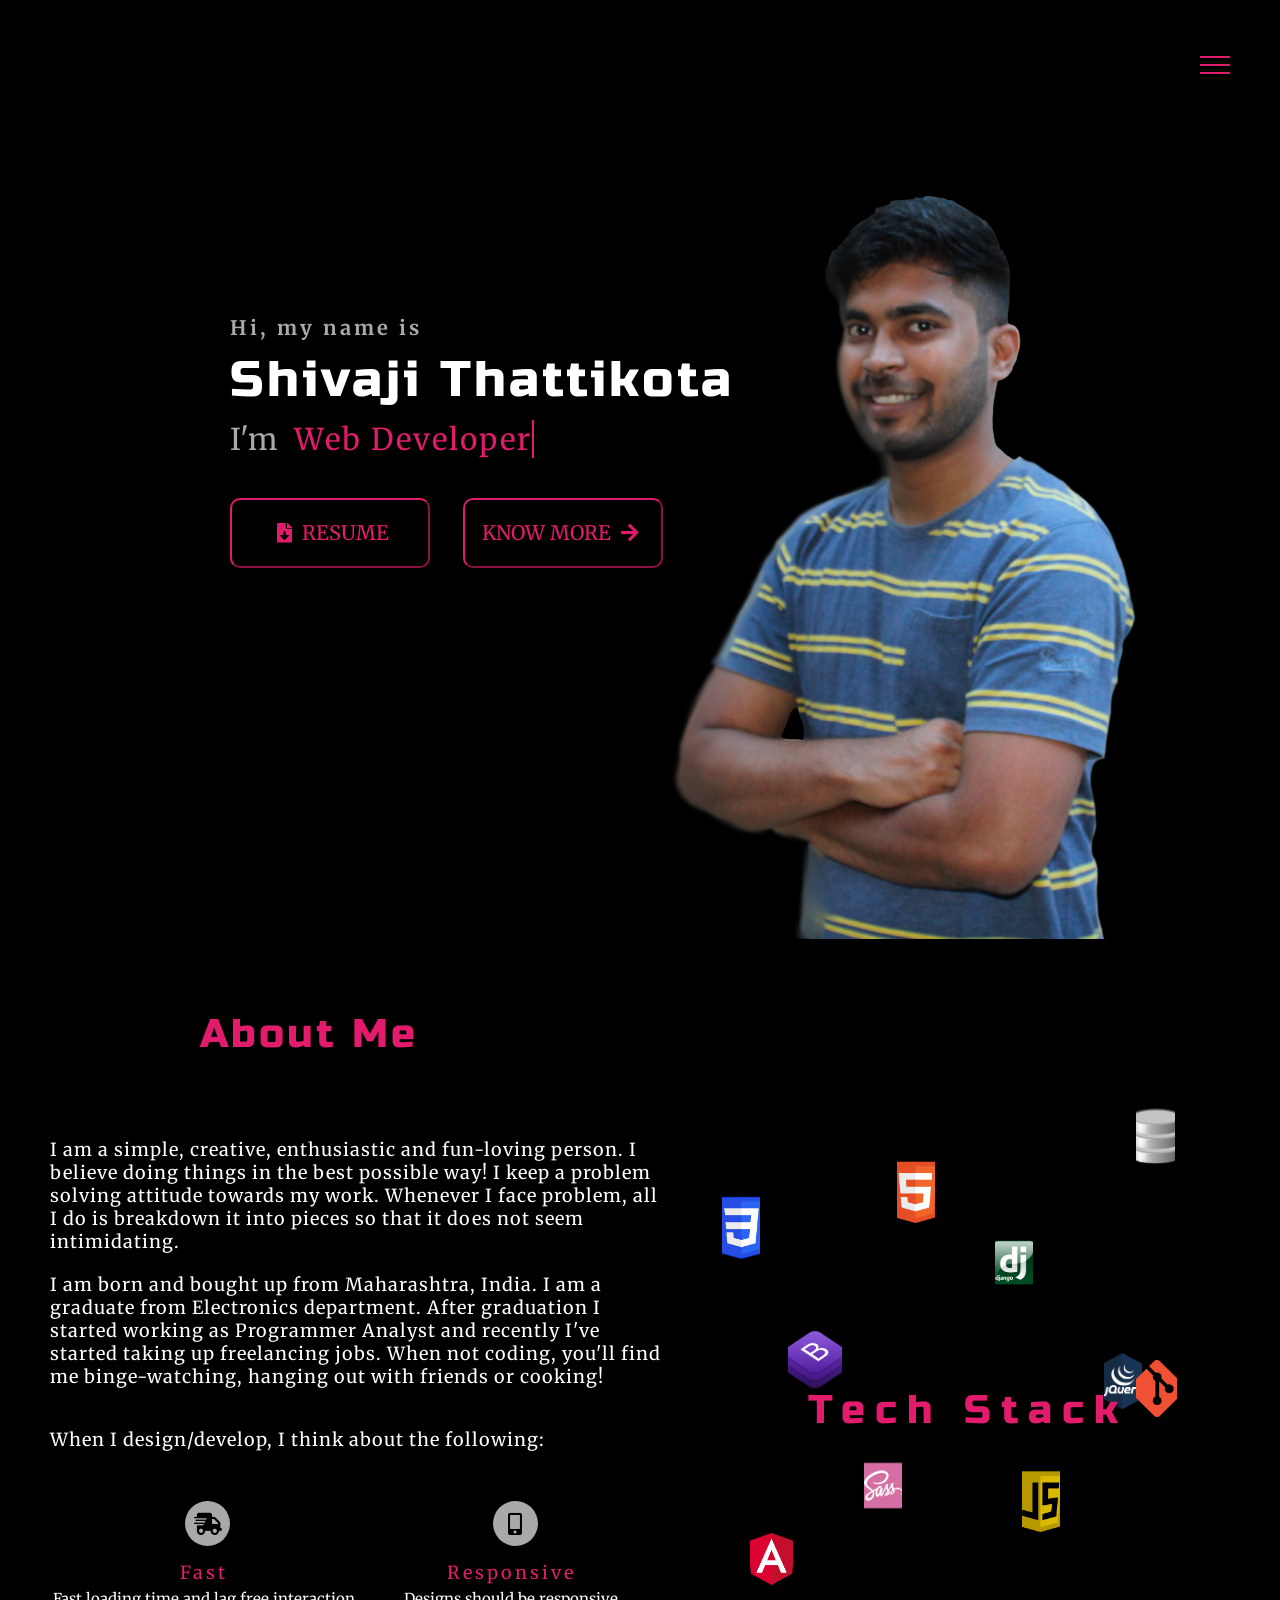
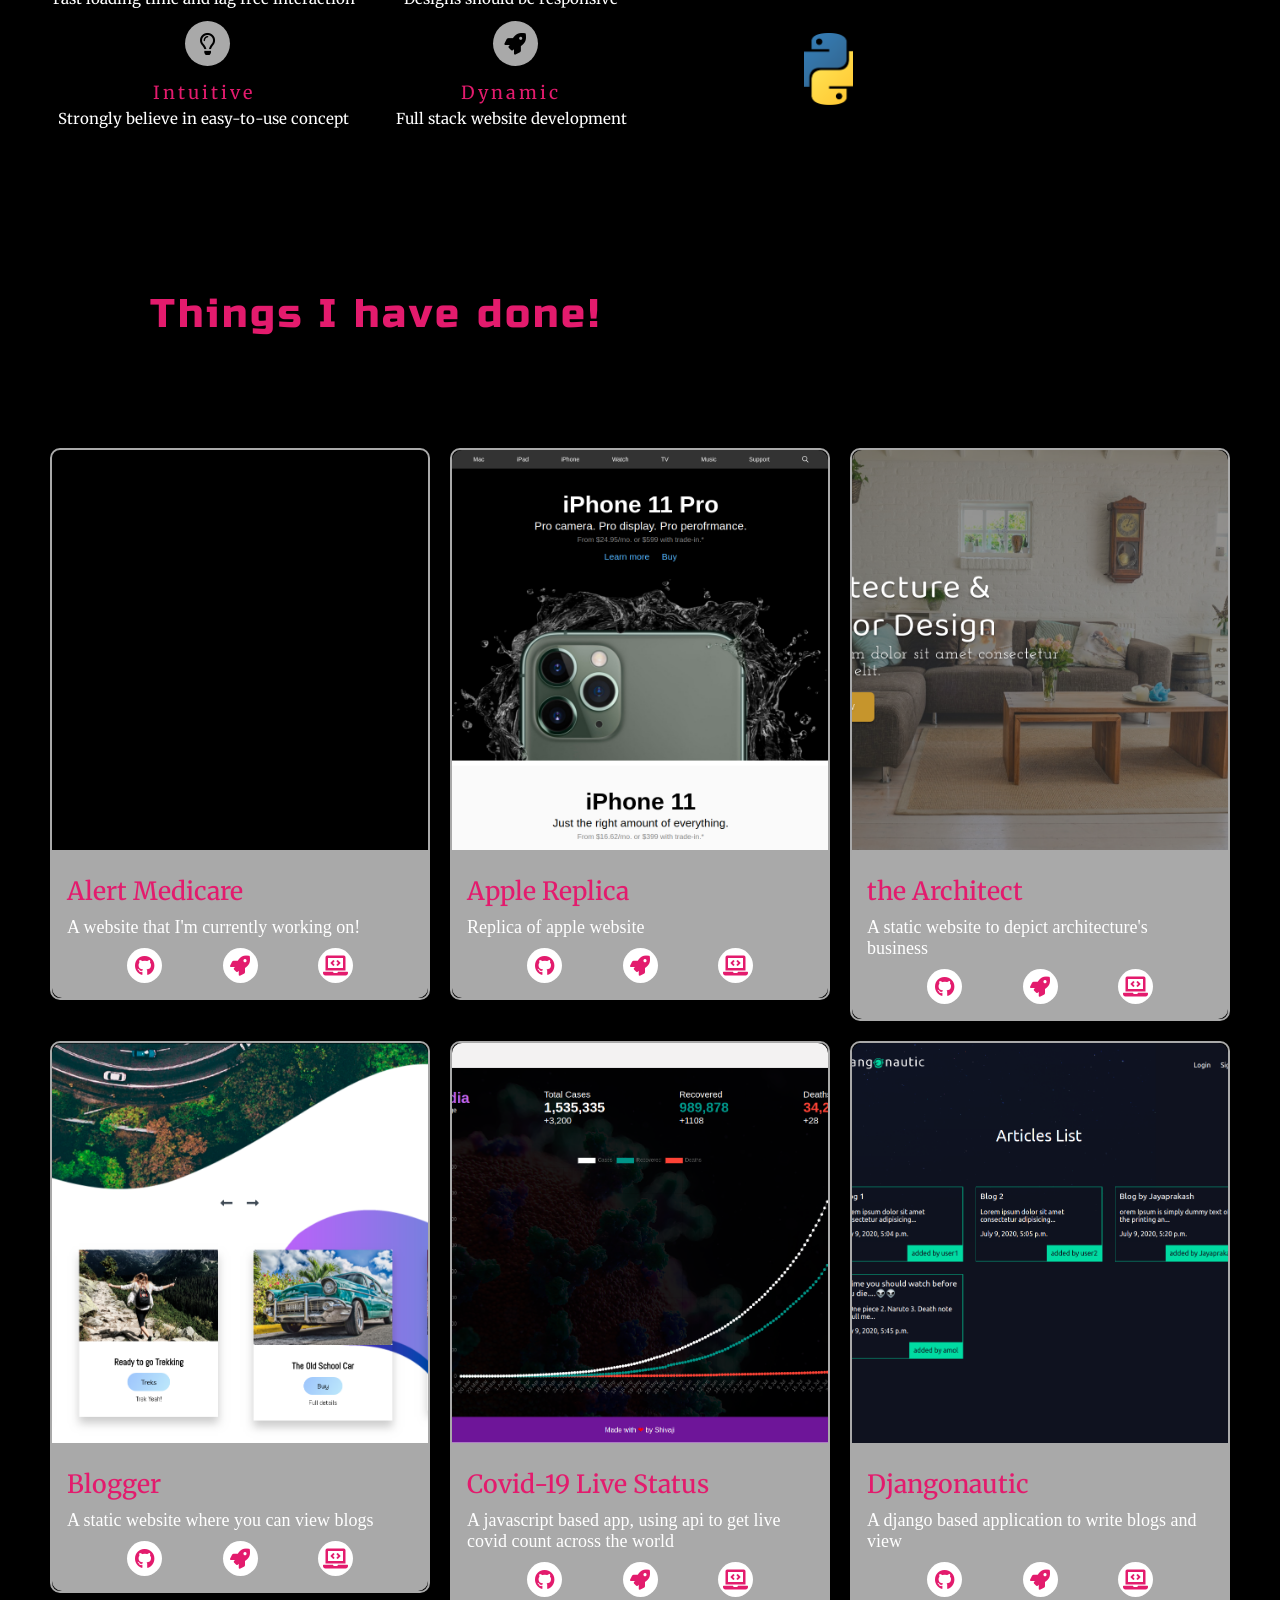
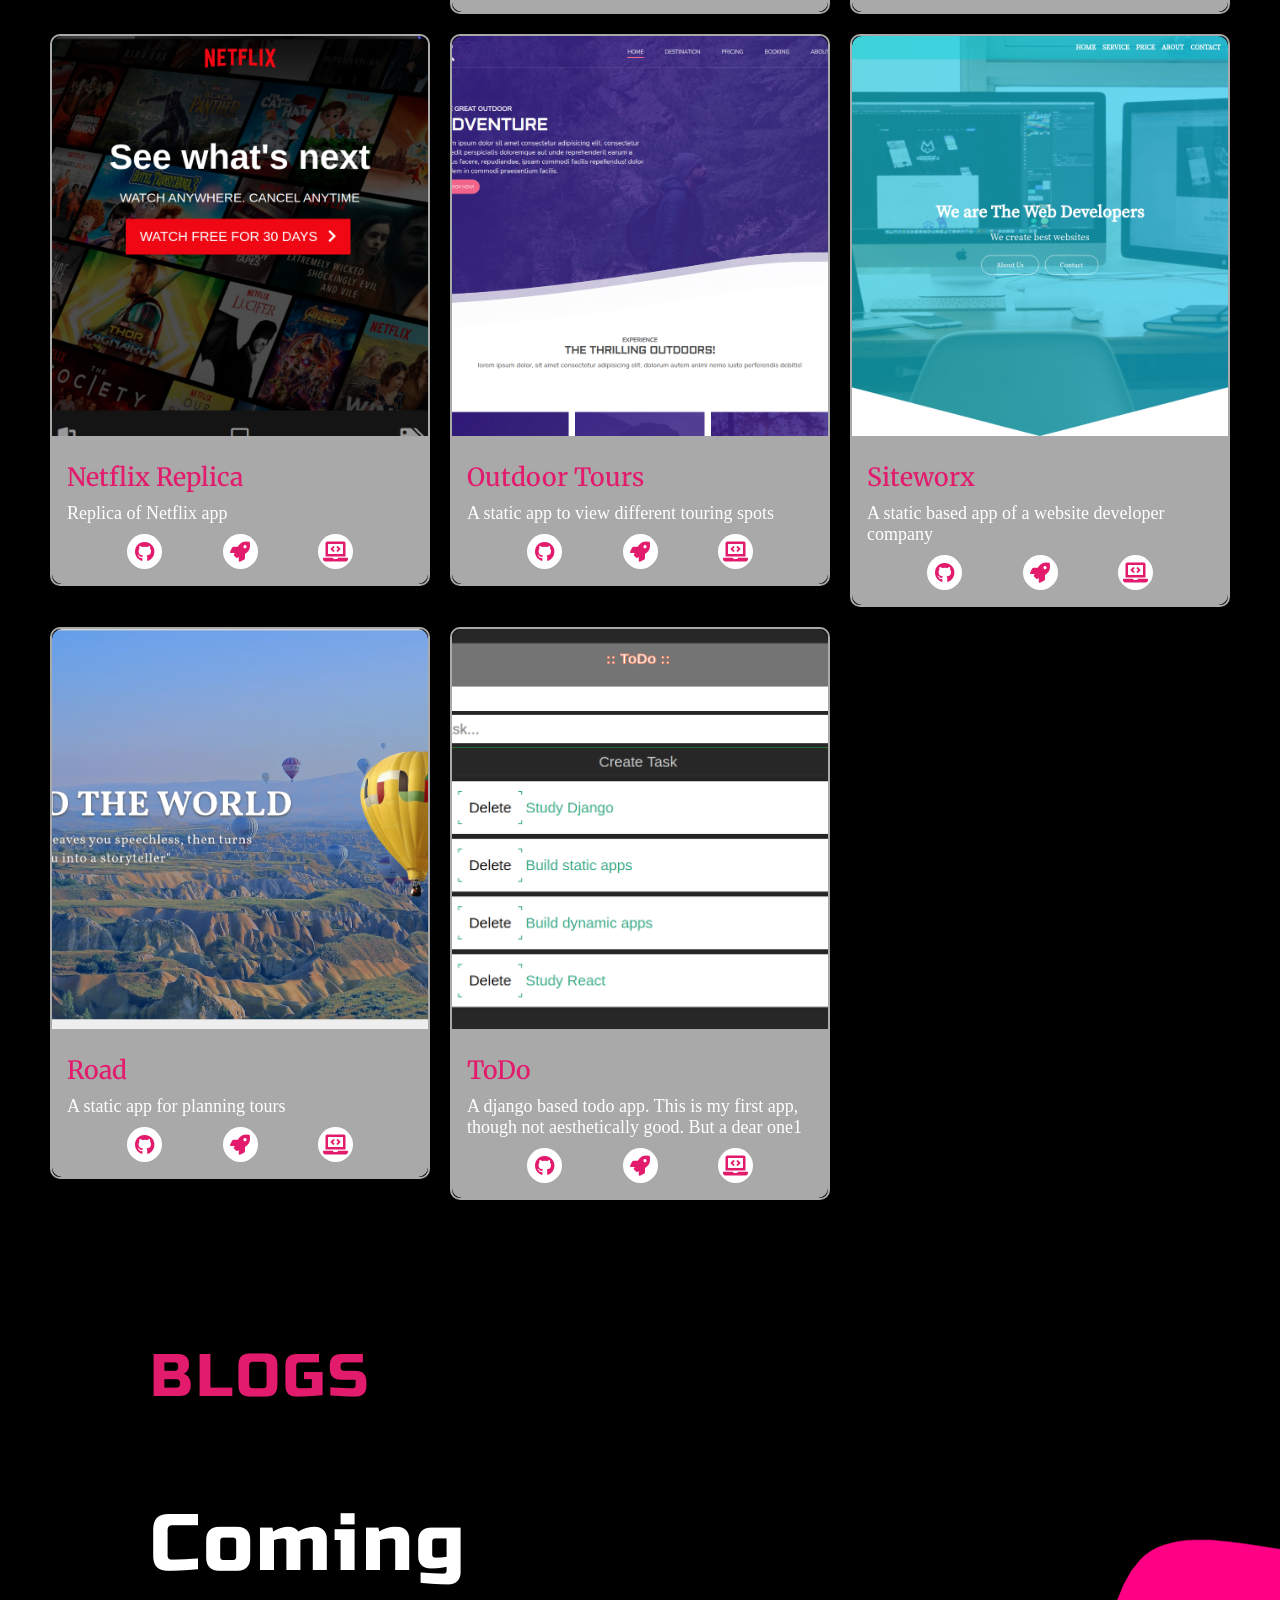
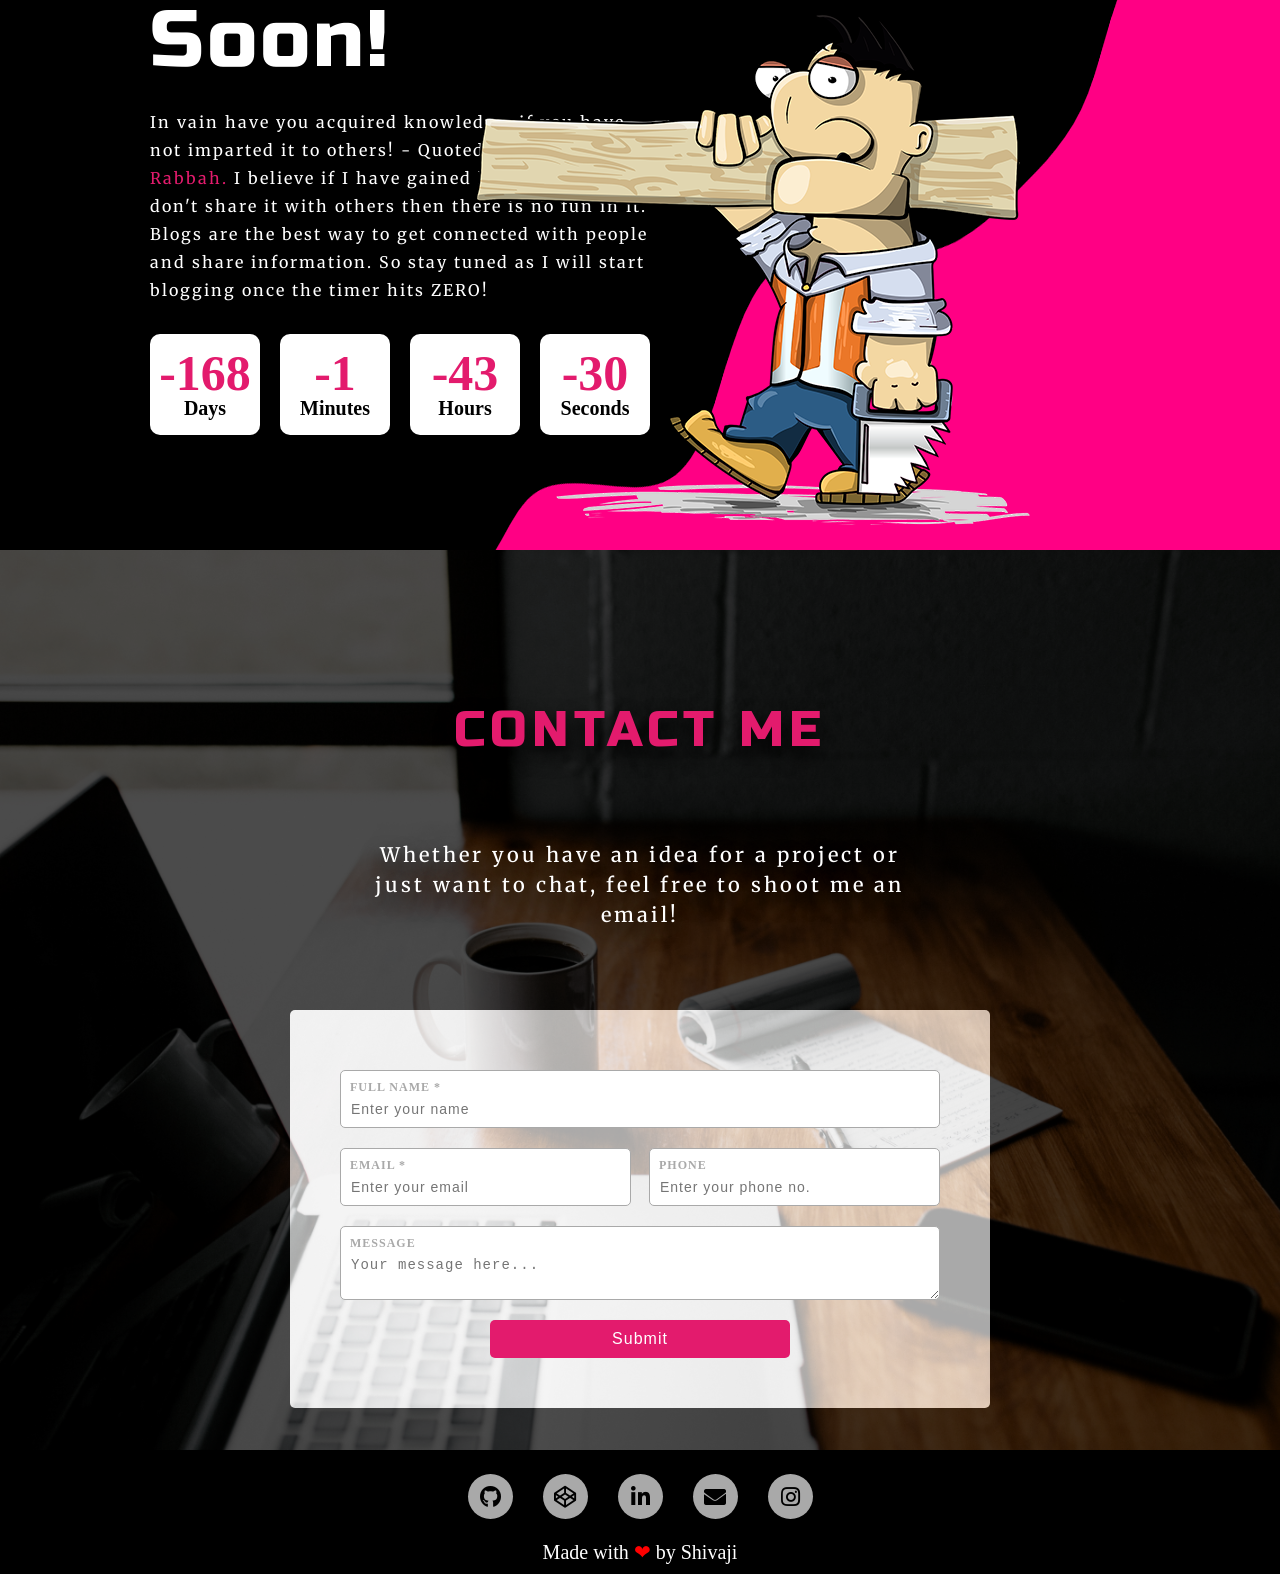
<file: portfolio-v1.0/index.html>
<!DOCTYPE html>
<html lang="en">

<head>
  <meta charset="UTF-8">
  <meta name="viewport" content="width=device-width, initial-scale=1.0">
  <title>Shivaji Thattikota - Portfolio</title>

  <!-- Font Awesome CSS -->
  <link rel="stylesheet" href="https://cdnjs.cloudflare.com/ajax/libs/font-awesome/5.14.0/css/all.min.css" />


  <!-- Custom Font family -->
  <link
    href="https://fonts.googleapis.com/css2?family=Diplomata+SC&family=Merriweather&family=Russo+One&family=Source+Code+Pro:wght@700&display=swap"
    rel="stylesheet">

  <!-- Custom CSS -->
  <link rel="stylesheet" href="css/style.css">

  <!-- Theme changing css -->
  <link id="theme-style" rel="stylesheet" href="">
</head>

<body>
  <div class="container">
    <header class="header">
      <div class="hamburger-menu">
        <div class="line line-1"></div>
        <div class="line line-2"></div>
        <div class="line line-3"></div>
      </div>
      <div class="banner">
        <h3 class="intro">Hi, my name is</h3>
        <h1 class="name">Shivaji Thattikota</h1>
        <p class="profession">I'm
          <span class="typing-animation" data-wait="2000"
            data-words='["Web Developer", "Web Designer", "Freelancer", "Otaku"]'>
          </span>
        </p>
        <a
          href="https://github.com/shivajit410/shivajit410.github.io/raw/master/portfolio-v1.0/media/resume_shiv3.0.pdf"><button><i
              class="fas fa-file-download download-icon"></i> Resume</button></a>
        <a href="#aboutme"><button> Know more <i class="fas fa-arrow-right arrow-icon"></i></button></a>

      </div>
      <div class="profile-img">
        <img src="media/profile/photo3.png" alt="profile">
      </div>
    </header>

    <section class="sidebar">
      <div class="toggle-switch">
        <input type="checkbox" class="checkbox" id="chk" />
        <label class="label" for="chk">
          <i class="fas fa-moon"></i>
          <i class="fas fa-sun"></i>
          <div class="ball"></div>
        </label>
      </div>

      <ul class="menu">
        <li class="menu-item">
          <a href="#" class="menu-link" data-content="Home">Home</a>
        </li>
        <li class="menu-item">
          <a href="#aboutme" class="menu-link" data-content="About">About</a>
        </li>
        <li class="menu-item">
          <a href="#work" class="menu-link" data-content="My Work">My Work</a>
        </li>
        <li class="menu-item">
          <a href="#blog" class="menu-link" data-content="Blog">Blog</a>
        </li>
        <li class="menu-item">
          <a href="#contact" class="menu-link" data-content="Contact">Contact</a>
        </li>
        <!-- <li class="menu-item">
            <a href="#resume" class="menu-link" data-content="Resume">Resume</a>
          </li> -->
      </ul>
      <div class="social-media center">
        <a href="https://github.com/shivajit410" target="_blank"><i class="fab fa-github "></i></a>
        <a href="https://codepen.io/shivajit410" target="_blank"><i class="fab fa-codepen "></i></a>
        <a href="www.linkedin.com/in/shivajit04" target="_blank"><i class="fab fa-linkedin-in "></i></a>
        <a href="mailto: shivajithattikota@outlook.com" target="_blank"><i class="fas fa-envelope "></i></a>
        <a href="https://www.instagram.com/ankush_410/" target="_blank"><i class="fab fa-instagram "></i></a>
      </div>
    </section>



    <section class="about-me" id="aboutme">

      <div class="parts">

        <div class="part-1">
          <div class="aboutme-header">
            <h2 class="aboutme-heading">About Me</h2>
          </div>

          <div class="description">
            <div class="desctiption-texts">
              <p class="description-text-1">
                I am a simple, creative, enthusiastic and fun-loving person.
                I believe doing things in the best possible way!
                I keep a problem solving attitude towards my work.
                Whenever I face problem, all I do is breakdown it into pieces
                so that it does not seem intimidating.
              </p>
              <p class="description-text-2">
                I am born and bought up from Maharashtra, India.
                I am a graduate from Electronics department.
                After graduation I started working as Programmer Analyst and recently I've started taking up freelancing
                jobs.
                When not coding, you'll find me binge-watching, hanging out with friends or cooking!
              </p>
              <p class="description-text-3">When I design/develop, I think about the following:</p>

            </div>
            <div class="description-icon">
              <div class="fast">
                <i class="fas fa-shipping-fast"></i>
                <div class="icon-heading">Fast</div>
                <div class="icon-text">Fast loading time and lag free interaction</div>
              </div>
              <div class="responsive">
                <i class="fas fa-mobile-alt"></i>
                <div class="icon-heading">Responsive</div>
                <div class="icon-text">Designs should be responsive</div>
              </div>
              <div class="intuitive">
                <i class="far fa-lightbulb"></i>
                <div class="icon-heading">Intuitive</div>
                <div class="icon-text">Strongly believe in easy-to-use concept</div>
              </div>
              <div class="dynamic">
                <i class="fas fa-rocket"></i>
                <div class="icon-heading">Dynamic</div>
                <div class="icon-text">Full stack website development</div>
              </div>
            </div>

          </div>
        </div>

        <div class="part-2">

          <a href="https://en.wikipedia.org/wiki/HTML" target="_blank">
            <img src="media/logos/01_html.png" data-speed="-5" alt="html" class="layer html">
          </a>

          <a href="https://en.wikipedia.org/wiki/Cascading_Style_Sheets" target="_blank">
            <img src="media/logos/02_css.png" data-speed="3" alt="css" class="layer css">
          </a>

          <a href="https://en.wikipedia.org/wiki/JavaScript" target="_blank">
            <img src="media/logos/03_js.png" data-speed="-9" alt="js" class="layer js">
          </a>

          <a href="https://en.wikipedia.org/wiki/JQuery" target="_blank">
            <img src="media/logos/04_jquery.png" data-speed="2" alt="jquery" class="layer jquery">
          </a>

          <a href="https://en.wikipedia.org/wiki/Python_(programming_language)" target="_blank">
            <img src="media/logos/05_python.png" data-speed="-3" alt="python" class="layer python">
          </a>

          <a href="https://en.wikipedia.org/wiki/Django_(web_framework)" target="_blank">
            <img src="media/logos/06_django.png" data-speed="8" alt="django" class="layer django">
          </a>

          <a href="https://en.wikipedia.org/wiki/Bootstrap_(front-end_framework)" target="_blank">
            <img src="media/logos/07_bootstrap.png" data-speed="1" alt="bootstrap" class="layer bootstrap">
          </a>

          <a href="https://en.wikipedia.org/wiki/Angular_(web_framework)" target="_blank">
            <img src="media/logos/12_angular.png" data-speed="4" alt="angular" class="layer angular">
          </a>

          <a href="https://en.wikipedia.org/wiki/Sass_(stylesheet_language)" target="_blank">
            <img src="media/logos/09_sass.png" data-speed="-6" alt="sass" class="layer sass">
          </a>

          <a href="https://en.wikipedia.org/wiki/Git" target="_blank">
            <img src="media/logos/10_git.png" data-speed="-4" alt="git" class="layer git">
          </a>

          <a href="https://en.wikipedia.org/wiki/SQLite" target="_blank">
            <img src="media/logos/11_db.png" data-speed="-2" alt="db" class="layer db">
          </a>
          <h3 class="layer">Tech Stack</h3>
        </div>
      </div>



    </section>


    <section class="my-work" id="work">

      <div class="work-header">
        <h2 class="work-heading">Things I have done!</h2>
      </div>

      <div class="post-wrapper">

        <!-- Alert Medicare -->
        <div>
          <div class="post">
            <iframe class="thumbnail" style="border: 1px solid rgba(0, 0, 0, 0.1);" width="800" height="450"
              src="https://www.figma.com/embed?embed_host=share&url=https%3A%2F%2Fwww.figma.com%2Ffile%2FFSn7dCeLzazQviOfcaipo2%2FAlert-Medicare%3Fnode-id%3D0%253A1&chrome=DOCUMENTATION"
              allowfullscreen></iframe>
            <div class="post-preview">
              <h6 class="post-title">Alert Medicare</h6>
              <p class="post-intro">A website that I'm currently working on!</p>
              <div class="post-icons">
                <a href="#" target="_blank"><i class="fab fa-github "></i></a>
                <a href="#" target="_blank"><i class="fas fa-rocket"></i></a>
                <div class="icon">
                  <i class="fas fa-laptop-code stack-tooltip"></i>
                  <span>
                    <h3>Technology used:</h3>
                    <li>HTML</li>
                    <li>CSS</li>
                    <li>Javascript</li>
                  </span>
                </div>


              </div>
            </div>
          </div>
        </div>

        <!-- Apple replica app -->
        <div>
          <div class="post">
            <img class="thumbnail" src="media/website_screenshots/apple_replica.png">
            <div class="post-preview">
              <h6 class="post-title">Apple Replica</h6>
              <p class="post-intro">Replica of apple website</p>
              <div class="post-icons">
                <a href="https://github.com/shivajit410/shivajit410.github.io/tree/master/apple-replica"
                  target="_blank"><i class="fab fa-github "></i></a>
                <a href="https://shivajit410.github.io/apple-replica/" target="_blank"><i class="fas fa-rocket"></i></a>
                <div class="icon">
                  <i class="fas fa-laptop-code stack-tooltip"></i>
                  <span>
                    <h3>Technology used:</h3>
                    <li>HTML</li>
                    <li>CSS</li>
                    <li>Javascript</li>
                  </span>
                </div>


              </div>
            </div>
          </div>
        </div>

        <!-- Architecture app -->
        <div>
          <div class="post">
            <img class="thumbnail" src="media/website_screenshots/architecture.png">
            <div class="post-preview">
              <h6 class="post-title">the Architect</h6>
              <p class="post-intro">A static website to depict architecture's business</p>
              <div class="post-icons">
                <a href="https://github.com/shivajit410/shivajit410.github.io/tree/master/architecture"
                  target="_blank"><i class="fab fa-github "></i></a>
                <a href="https://shivajit410.github.io/architecture/" target="_blank"><i class="fas fa-rocket"></i></a>
                <div class="icon">
                  <i class="fas fa-laptop-code stack-tooltip"></i>
                  <span>
                    <h3>Technology used:</h3>
                    <li>HTML</li>
                    <li>CSS</li>
                    <li>Javascript</li>
                  </span>
                </div>
              </div>
            </div>
          </div>
        </div>

        <!-- Blogger app -->
        <div>
          <div class="post">
            <img class="thumbnail" src="media/website_screenshots/blogger.png">
            <div class="post-preview">
              <h6 class="post-title">Blogger</h6>
              <p class="post-intro">A static website where you can view blogs</p>
              <div class="post-icons">
                <a href="https://github.com/shivajit410/shivajit410.github.io/tree/master/blogger" target="_blank"><i
                    class="fab fa-github "></i></a>
                <a href="https://shivajit410.github.io/blogger/" target="_blank"><i class="fas fa-rocket"></i></a>
                <div class="icon">
                  <i class="fas fa-laptop-code stack-tooltip"></i>
                  <span>
                    <h3>Technology used:</h3>
                    <li>HTML</li>
                    <li>CSS</li>
                    <li>Javascript</li>
                    <li>Owl Carousel</li>
                  </span>
                </div>
              </div>
            </div>
          </div>
        </div>

        <!-- Covid status app -->
        <div>
          <div class="post">
            <img class="thumbnail" src="media/website_screenshots/covid_status.png">
            <div class="post-preview">
              <h6 class="post-title">Covid-19 Live Status</h6>
              <p class="post-intro">A javascript based app, using api to get live covid count across the world</p>
              <div class="post-icons">
                <a href="https://github.com/shivajit410/shivajit410.github.io/tree/master/covid19-stats"
                  target="_blank"><i class="fab fa-github "></i></a>
                <a href="https://shivajit410.github.io/covid19-stats/" target="_blank"><i class="fas fa-rocket"></i></a>
                <div class="icon">
                  <i class="fas fa-laptop-code stack-tooltip"></i>
                  <span>
                    <h3>Technology used:</h3>
                    <li>HTML</li>
                    <li>CSS</li>
                    <li>Javascript</li>
                    <li>Bootstrap</li>
                  </span>
                </div>
              </div>
            </div>
          </div>
        </div>

        <!-- Djangonautic app -->
        <div>
          <div class="post">
            <img class="thumbnail" src="media/website_screenshots/djangonautic.png">
            <div class="post-preview">
              <h6 class="post-title">Djangonautic</h6>
              <p class="post-intro">A django based application to write blogs and view</p>
              <div class="post-icons">
                <a href="https://github.com/shivajit410/django-blog-app" target="_blank"><i
                    class="fab fa-github "></i></a>
                <a href="https://djangonautic-blog-dev.herokuapp.com/" target="_blank"><i class="fas fa-rocket"></i></a>
                <div class="icon">
                  <i class="fas fa-laptop-code stack-tooltip"></i>
                  <span>
                    <h3>Technology used:</h3>
                    <li>HTML</li>
                    <li>CSS</li>
                    <li>Javascript</li>
                    <li>Django</li>
                    <li>Python</li>
                  </span>
                </div>
              </div>
            </div>
          </div>
        </div>

        <!-- netflix replica -->
        <div>
          <div class="post">
            <img class="thumbnail" src="media/website_screenshots/netflix_replica.png">
            <div class="post-preview">
              <h6 class="post-title">Netflix Replica</h6>
              <p class="post-intro">Replica of Netflix app</p>
              <div class="post-icons">
                <a href="https://github.com/shivajit410/shivajit410.github.io/tree/master/netflix-replica"
                  target="_blank"><i class="fab fa-github "></i></a>
                <a href="https://shivajit410.github.io/netflix-replica/" target="_blank"><i
                    class="fas fa-rocket"></i></a>
                <div class="icon">
                  <i class="fas fa-laptop-code stack-tooltip"></i>
                  <span>
                    <h3>Technology used:</h3>
                    <li>HTML</li>
                    <li>CSS</li>
                    <li>Javascript</li>
                  </span>
                </div>
              </div>
            </div>
          </div>
        </div>

        <!-- Outdoor tours app -->
        <div>
          <div class="post">
            <img class="thumbnail" src="media/website_screenshots/outdoor_tours.png">
            <div class="post-preview">
              <h6 class="post-title">Outdoor Tours</h6>
              <p class="post-intro">A static app to view different touring spots</p>
              <div class="post-icons">
                <a href="https://github.com/shivajit410/shivajit410.github.io/tree/master/outdoor-tours"
                  target="_blank"><i class="fab fa-github "></i></a>
                <a href="https://shivajit410.github.io/outdoor-tours/" target="_blank"><i class="fas fa-rocket"></i></a>
                <div class="icon">
                  <i class="fas fa-laptop-code stack-tooltip"></i>
                  <span>
                    <h3>Technology used:</h3>
                    <li>HTML</li>
                    <li>CSS</li>
                    <li>Javascript</li>
                  </span>
                </div>
              </div>
            </div>
          </div>
        </div>

        <!-- Siteworx app -->
        <div>
          <div class="post">
            <img class="thumbnail" src="media/website_screenshots/siteworx.png">
            <div class="post-preview">
              <h6 class="post-title">Siteworx</h6>
              <p class="post-intro">A static based app of a website developer company</p>
              <div class="post-icons">
                <a href="https://github.com/shivajit410/shivajit410.github.io/tree/master/siteworx" target="_blank"><i
                    class="fab fa-github "></i></a>
                <a href="https://shivajit410.github.io/siteworx/" target="_blank"><i class="fas fa-rocket"></i></a>
                <div class="icon">
                  <i class="fas fa-laptop-code stack-tooltip"></i>
                  <span>
                    <h3>Technology used:</h3>
                    <li>HTML</li>
                    <li>CSS</li>
                    <li>Javascript</li>
                    <li>Bootstrap</li>
                  </span>
                </div>
              </div>
            </div>
          </div>
        </div>

        <!-- the road app -->
        <div>
          <div class="post">
            <img class="thumbnail" src="media/website_screenshots/the_road.png">
            <div class="post-preview">
              <h6 class="post-title">Road</h6>
              <p class="post-intro">A static app for planning tours</p>
              <div class="post-icons">
                <a href="https://github.com/shivajit410/shivajit410.github.io/tree/master/the-road" target="_blank"><i
                    class="fab fa-github "></i></a>
                <a href="https://shivajit410.github.io/the-road/" target="_blank"><i class="fas fa-rocket"></i></a>
                <div class="icon">
                  <i class="fas fa-laptop-code stack-tooltip"></i>
                  <span>
                    <h3>Technology used:</h3>
                    <li>HTML</li>
                    <li>CSS</li>
                    <li>Javascript</li>
                  </span>
                </div>
              </div>
            </div>
          </div>
        </div>

        <!-- Todo app -->
        <div>
          <div class="post">
            <img class="thumbnail" src="media/website_screenshots/todo.png">
            <div class="post-preview">
              <h6 class="post-title">ToDo</h6>
              <p class="post-intro">A django based todo app. This is my first app, though not aesthetically good. But a
                dear one1</p>
              <div class="post-icons">
                <a href="https://github.com/shivajit410/django-todo-app" target="_blank"><i
                    class="fab fa-github "></i></a>
                <a href="https://ltd-todo-dev.herokuapp.com/" target="_blank"><i class="fas fa-rocket"></i></a>
                <div class="icon">
                  <i class="fas fa-laptop-code stack-tooltip"></i>
                  <span>
                    <h3>Technology used:</h3>
                    <li>HTML</li>
                    <li>CSS</li>
                    <li>Javascript</li>
                    <li>Python</li>
                    <li>Django</li>
                  </span>
                </div>
              </div>
            </div>
          </div>
        </div>

      </div>

    </section>


    <section class="blog" id="blog">

      <div class="blog-header">
        <h2 class="blog-heading">BLOGS</h2>
      </div>

      <section class="blog-data">
        <img src="media/coming_soon/curve.png" alt="curve" class="wave">
        <div class="contentBx">
          <h2>Coming Soon!</h2>
          <p>In vain have you acquired knowledge, if you have not imparted it to others! - Quoted by
            <a href="https://en.wikipedia.org/wiki/Deuteronomy_Rabbah" target="_blank" class="quote-writer">Deuteronomy
              Rabbah.</a>
            I believe if I have gained knowledge and if I don't share it with others then there is no fun in it.
            Blogs are the best way to get connected with people and share information.
            So stay tuned as I will start blogging once the timer hits ZERO!
          </p>
          <div class="countdown">
            <div class="time">
              <div id="day"></div><span>Days</span>
            </div>
            <div class="time">
              <div id="hour"></div><span>Minutes</span>
            </div>
            <div class="time">
              <div id="minute"></div><span>Hours</span>
            </div>
            <div class="time">
              <div id="second"></div><span>Seconds</span>
            </div>
          </div>
        </div>

        <div class="imgBx">
          <img src="media/coming_soon/man.png" alt="man">
        </div>
      </section>

    </section>


    <section class="contact" id="contact">
      <h1 class="contact-heading">Contact Me</h1>
      <h3 class="contact-description">Whether you have an idea for a project or just want to chat, feel free to shoot me
        an email!</h3>
      <form action="mailto:shivajithattikota@outlook.com" class="contact-form center">
        <div class="input-group">
          <label for="">Full Name *</label>
          <input type="text" class="contact-input" placeholder="Enter your name" />
        </div>
        <div class="input-groups">
          <div class="input-group">
            <label for="">Email *</label>
            <input type="email" class="contact-input" placeholder="Enter your email" />
          </div>
          <div class="input-group">
            <label for="">phone</label>
            <input type="text" class="contact-input" placeholder="Enter your phone no." />
          </div>
        </div>
        <div class="input-group">
          <label for="">Message</label>
          <textarea class="form-textarea" placeholder="Your message here..."></textarea>
        </div>
        <input type="submit" value="Submit" class="form-btn" />
      </form>

    </section>


    <footer class="footer">
      <div class="footer-media center">
        <a href="https://github.com/shivajit410" target="_blank"><i class="fab fa-github "></i></a>
        <a href="https://codepen.io/shivajit410" target="_blank"><i class="fab fa-codepen "></i></a>
        <a href="www.linkedin.com/in/shivajit04" target="_blank"><i class="fab fa-linkedin-in "></i></a>
        <a href="mailto: shivajithattikota@outlook.com" target="_blank"><i class="fas fa-envelope "></i></a>
        <a href="https://www.instagram.com/ankush_410/" target="_blank"><i class="fab fa-instagram "></i></a>
      </div>
      <p class="footer-paragraph">Made with <span style="color: red;">❤</span> by Shivaji</p>
    </footer>


    <div class="scroll">
      <a href="#" class="scroll-btn" onclick="topFunction()" id="scroll-btn">
        <img src="media/rocket.png" alt="rocket">
      </a>
      <span class="scroll-text">Beam me up Scotty!</span>
    </div>



  </div>


  <!-- Custom JS file -->
  <script src="js/script.js"></script>
</body>

</html>
</file>
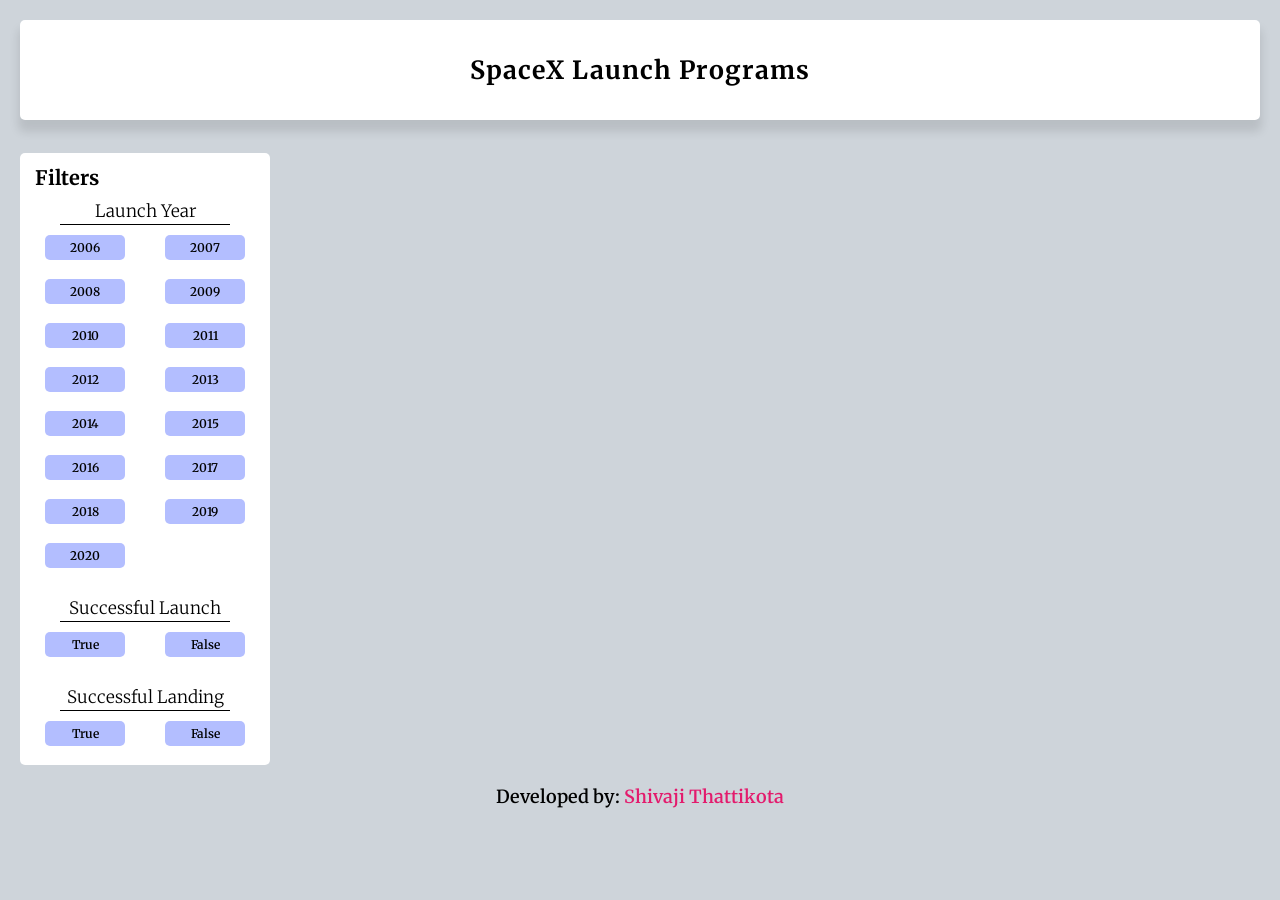
<file: spaceX-launch-programs/index.html>
<!DOCTYPE html>
<html lang="en">

<head>
    <meta charset="UTF-8">
    <meta name="viewport" content="width=device-width, initial-scale=1.0">

    <!-- Keywords for SEO -->
    <meta name="keywords"
        content="SpaceX,SpaceX API,Publicis Sapient coding assignment,HTML,CSS,JavaScript,Developer,System Design,Full Stack" />

    <!-- Content Description -->
    <meta name="description"
        content="SpaceX API coding assigment by Publicis Sapient. Developed by Shivaji Thattikota" />

    <!-- Author -->
    <meta name="author" content="Shivaji Thattikota" />

    <!-- Website Title -->
    <title>SpaceX Launch Programs</title>

    <!-- Favicon - Used SpaceX Favicon -->
    <link rel="icon" type="image/x-icon" href="media/favicon.ico">

    <!-- Google Font - Merriweather -->
    <link href="https://fonts.googleapis.com/css2?family=Merriweather:ital,wght@0,300;0,700;0,900;1,700&display=swap"
        rel="stylesheet">

    <!-- Custom Styling -->
    <link rel="stylesheet" href="css/style.css">

</head>

<body>

    <section class="main-filter-section">

        <div class="container">

            <!-- Main Section -->
            <h4 class="main-heading">SpaceX Launch Programs</h4>

            <!-- Filter Section -->
            <div class="main-wrapper">

                <form class="filter-content">
                    <h5>Filters</h5>

                    <!-- Year Filters -->
                    <h6>Launch Year</h6>
                    <div class="years-filter filter-flex">
                        <div class="filter-checklist">
                            <input type="radio" data-waschecked="false" id="2006" name="launch_year" value="2006">
                            <label for="2006">2006</label>
                        </div>
                        <div class="filter-checklist">
                            <input type="radio" data-waschecked="false" id="2007" name="launch_year" value="2007">
                            <label for="2007">2007</label>
                        </div>
                        <div class="filter-checklist">
                            <input type="radio" data-waschecked="false" id="2008" name="launch_year" value="2008">
                            <label for="2008">2008</label>
                        </div>
                        <div class="filter-checklist">
                            <input type="radio" data-waschecked="false" id="2009" name="launch_year" value="2009">
                            <label for="2009">2009</label>
                        </div>
                        <div class="filter-checklist">
                            <input type="radio" data-waschecked="false" id="2010" name="launch_year" value="2010">
                            <label for="2010">2010</label>
                        </div>
                        <div class="filter-checklist">
                            <input type="radio" data-waschecked="false" id="2011" name="launch_year" value="2011">
                            <label for="2011">2011</label>
                        </div>
                        <div class="filter-checklist">
                            <input type="radio" data-waschecked="false" id="2012" name="launch_year" value="2012">
                            <label for="2012">2012</label>
                        </div>
                        <div class="filter-checklist">
                            <input type="radio" data-waschecked="false" id="2013" name="launch_year" value="2013">
                            <label for="2013">2013</label>
                        </div>
                        <div class="filter-checklist">
                            <input type="radio" data-waschecked="false" id="2014" name="launch_year" value="2014">
                            <label for="2014">2014</label>
                        </div>
                        <div class="filter-checklist">
                            <input type="radio" data-waschecked="false" id="2015" name="launch_year" value="2015">
                            <label for="2015">2015</label>
                        </div>
                        <div class="filter-checklist">
                            <input type="radio" data-waschecked="false" id="2016" name="launch_year" value="2016">
                            <label for="2016">2016</label>
                        </div>
                        <div class="filter-checklist">
                            <input type="radio" data-waschecked="false" id="2017" name="launch_year" value="2017">
                            <label for="2017">2017</label>
                        </div>
                        <div class="filter-checklist">
                            <input type="radio" data-waschecked="false" id="2018" name="launch_year" value="2018">
                            <label for="2018">2018</label>
                        </div>
                        <div class="filter-checklist">
                            <input type="radio" data-waschecked="false" id="2019" name="launch_year" value="2019">
                            <label for="2019">2019</label>
                        </div>
                        <div class="filter-checklist">
                            <input type="radio" data-waschecked="false" id="2020" name="launch_year" value="2020">
                            <label for="2020">2020</label>
                        </div>
                    </div>

                    <!-- Succesful Launch Filters -->
                    <h6>Successful Launch</h6>
                    <div class='launch-filter filter-flex'>
                        <div class="filter-checklist">
                            <input data-waschecked="false" type="radio" id="launch_success_true" name="launch_success"
                                value="true">
                            <label for="launch_success_true">True</label>
                        </div>
                        <div class="filter-checklist">
                            <input data-waschecked="false" type="radio" id="launch_success_false" name="launch_success"
                                value="false">
                            <label for="launch_success_false">False</label>
                        </div>
                    </div>

                    <!-- Successful Landing Filters -->
                    <h6>Successful Landing</h6>
                    <div class='land-filter filter-flex'>
                        <div class="filter-checklist">
                            <input data-waschecked="false" type="radio" id="land_success_true" name="land_success"
                                value="true">
                            <label for="land_success_true">True</label>
                        </div>
                        <div class="filter-checklist">
                            <input data-waschecked="false" type="radio" id="land_success_false" name="land_success"
                                value="false">
                            <label for="land_success_false">False</label>
                        </div>
                    </div>
                </form>

                <!-- Content Section -->
                <div class="card-content">
                    <div class="card-wrapper">
                        <!-- Cards will be populated by JS -->
                    </div>
                </div>
            </div>
        </div>
    </section>

    <footer class="footer">
        Developed by: <a href="https://shivajit410.github.io/portfolio-v1.0" target="_blank">Shivaji Thattikota</a>
    </footer>

    <!-- Minified Jquery Integration -->
    <script src="js/jquery-3.3.1.min.js" type="text/javascript"></script>

    <!-- Custom JavaScript Linking -->
    <script src="js/main.js" type="text/javascript"></script>
</body>

</html>
</file>
<file: apple-replica/style.css>
/* Global Resets */
*,
*::before,
*::after {
  margin: 0;
  padding: 0;
}

html {
  font-size: 10px;
  font-family: "SF Pro Display", sans-serif;
}

a {
  display: block;
  text-decoration: none;
}

.container {
  max-width: 98rem;
  margin: 0 auto;
  padding: 0 2.2rem;
}

/* Global Resets */

header {
  position: fixed;
  top: 0;
  z-index: 1400;
  width: 100%;
  height: 4.4rem;
  background-color: rgba(0, 0, 0, 0.8);
  backdrop-filter: blur(2rem);
}

/* Navigation Bar */

.nav-list {
  list-style: none;
  display: flex;
  align-items: center;
  justify-content: space-between;
  margin: 0 -1rem;
}

.nav-list-mobile {
  display: none;
}

.nav-link {
  font-size: 1.4rem;
  color: #fff;
  padding: 0 1rem;
  transition: opacity 0.5;
}

.nav-link:hover {
  opacity: 0.7;
}

.nav-link-apple {
  width: 1.6rem;
  height: 4.4rem;
  background: url("images/icons/apple.svg") center no-repeat;
}

.nav-link-search {
  width: 1.6rem;
  height: 4.4rem;
  background: url("images/icons/search.svg") center no-repeat;
}

.nav-link-bag {
  width: 1.4rem;
  height: 4.4rem;
  background: url("images/icons/bag.svg") center no-repeat;
}

/* Navigation Bar */

/* iPhone 11 pro */

.iphone-11-pro {
  background: url("images/hero/iphone-11-pro/iphone_11_pro_large.jpg");
  margin-top: 4.4rem;
}

.title {
  color: #fff;
  text-align: center;
  padding-top: 5.5rem;
}

.title-heading {
  font-size: 5.6rem;
  line-height: 1.07143;
  letter-spacing: -0.005rem;
}

.title-sub-heading {
  font-size: 2.65rem;
  margin-top: 0.6rem;
  letter-spacing: 0.008rem;
  font-weight: 400;
}

.title-price {
  font-size: 1.7rem;
  color: #888;
  margin-top: 0.68rem;
}

.cta {
  text-align: center;
  margin-top: 1.8rem;
}

.cta-link {
  color: #66bbff;
  font-size: 2.1rem;
  display: inline-block;
}

.cta-link:nth-child(2) {
  margin-left: 2.6rem;
}

.cta-link:hover {
  border-bottom: 2px solid #66bbff;
}

/* iPhone 11 pro */

/* iPhone 11 */

.iphone-11 {
  background: url("images/hero/iphone-11/iphone_11_large.jpg");
}

.title-dark {
  color: #000000;
}

.cta-link-darker {
  color: #0070c9;
}

.cta-link-darker:hover {
  border-bottom-color: #0070c9;
}

/* iPhone 11 */

/* Watch */

.watch {
  background: url("images/hero/watch/watch_large.jpg");
}

.title-heading-watch {
  height: 7.8rem;
  background: url("images/hero/watch/logo_watch_large.png") center no-repeat;
  background-size: auto 7.8rem;
  margin-top: 1.6rem;
}

/* Watch */

/* Moved to the bottom for consistent styling */
.hero {
  height: 69.2rem;
  background-size: auto 73.6rem;
  background-position: center;
  background-repeat: no-repeat;
  border-top: 0.6rem solid #fff;
  border-bottom: 0.6rem solid #fff;
}

.iphone-11-pro {
  border-top: none;
}
/* Moved to the bottom for consistent styling */

@media screen and (max-width: 1068px) {
  .iphone-11-pro {
    background: url("images/hero/iphone-11-pro/iphone_11_pro_medium.jpg");
  }

  .iphone-11 {
    background: url("images/hero/iphone-11/iphone_11_medium.jpg");
  }

  .watch {
    background: url("images/hero/watch/watch_medium.jpg");
  }

  .hero {
    height: 65rem;
    background-size: auto 69.8rem;
    background-repeat: no-repeat;
  }

  .title-heading {
    font-size: 4.4rem;
  }

  .title-sub-heading {
    font-size: 2.4rem;
  }

  .cta-link:nth-child(2) {
    margin-left: 2rem;
  }

  .title-heading-watch {
    height: 6.2rem;
    background: url("images/hero/watch/logo_watch_medium.png") center no-repeat;
    background-size: auto 6.2rem;
  }
}

@media screen and (max-width: 767px) {
  header {
    height: 4.8rem;
    transition: background 0.36s cubic-bezier(0.32, 0.08, 0.24, 1),
      height 0.56s cubic-bezier(0.32, 0.08, 0.24, 1);
  }

  header .container {
    padding: 0;
  }

  .iphone-11-pro {
    margin-top: 4.8rem;
  }

  /* .nav-list-larger {
    display: none;
  } */

  .nav-list {
    margin-top: 0;
  }

  .nav-list-mobile {
    display: flex;
  }

  .nav-item {
    width: 4.8rem;
    height: 4.8rem;
    display: flex;
    justify-content: center;
  }

  .nav-item-hidden {
    display: none;
  }

  .mobile-menu {
    position: relative;
    z-index: 1500;
    width: 100%;
    height: 100%;
    display: flex;
    flex-direction: column;
    align-items: center;
    justify-content: center;
    cursor: pointer;
  }

  .line {
    position: absolute;
    width: 1.7rem;
    height: 1px;
    background-color: #fff;
    transition: margin-top 0.3192s cubic-bezier(0.04, 0.04, 0.12, 0.96);
  }

  .line-top {
    margin-top: 3px;
  }

  .line-bottom {
    margin-top: -0.4rem;
  }

  .active .line-top {
    margin-top: 0;
    transform: rotate(45deg);
    transition: transform 0.3192s 0.1s cubic-bezier(0.04, 0.04, 0.12, 0.96);
  }

  .active .line-bottom {
    margin-top: 0;
    transform: rotate(-45deg);
    transition: transform 0.3192s 0.1s cubic-bezier(0.04, 0.04, 0.12, 0.96);
  }

  header.active {
    height: 100%;
    background-color: #000000;
  }

  .nav-link-apple {
    width: 1.8rem;
    height: 4.8rem;
    position: relative;
    z-index: 1500;
  }

  .nav-link-bag {
    width: 1.6rem;
    height: 4.8rem;
    transition: opacity 3s;
  }

  .nav {
    position: relative;
  }

  .nav-link {
    font-size: 1.7rem;
    padding: 0;
    margin: auto 0;
  }

  .nav-list-larger {
    position: fixed;
    top: 0;
    left: 0;
    width: 0;
    height: 0;
    display: block;
    padding: 10.5rem 5rem;
    opacity: 0;
    visibility: hidden;
    z-index: 1000;
    box-sizing: border-box;
    transition: opacity 0.3s;
  }

  .active .nav-list-larger {
    width: 100%;
    height: 100vh;
    visibility: visible;
    opacity: 1;
  }

  .active .nav-link-bag {
    opacity: 0;
    transition: opacity 0.3s;
  }

  .nav-list-larger .nav-item {
    width: 100%;
    justify-content: flex-start;
    border-bottom: 2px solid rgba(255, 255, 255, 0.1);
  }

  .nav-list-larger .nav-item:nth-child(9) {
    border-bottom: none;
  }

  .nav-list-larger .nav-item:nth-child(10) {
    border-bottom: none;
  }

  .active .nav-list-larger .nav-item {
    animation: fadeIn 1s ease-in;
  }

  @keyframes fadeIn {
    from {
      opacity: 0;
    }
    to {
      opacity: 1;
    }
  }
}

@media screen and (max-width: 735px) {
  .iphone-11-pro {
    background: url("images/hero/iphone-11-pro/iphone_11_pro_small.jpg");
  }

  .iphone-11 {
    background: url("images/hero/iphone-11/iphone_11_small.jpg");
  }

  .watch {
    background: url("images/hero/watch/watch_small.jpg");
  }

  .hero {
    height: 50rem;
    background-size: auto 54.8rem;
    background-position: bottom center;
    background-repeat: no-repeat;
  }

  .title {
    padding: 3.7rem;
  }

  .title-heading {
    font-size: 3.2rem;
  }
  .title-sub-heading {
    font-size: 1.9rem;
  }
  .title-heading-watch {
    margin-top: -0.5rem;
    margin-bottom: 0;
  }

  .title-price {
    font-size: 1.4rem;
  }
  .cta {
    margin-top: 0.7rem;
  }
  .cta-link {
    font-size: 1.9rem;
  }
}
</file>
<file: blogger/css/style.css>
/*---------- Imports ---------- */

@import url("fonts.css");

/*-----x----- Imports -----x----- */

/*---------- Global Resets ---------- */

html,
body {
  margin: 0;
  box-sizing: border-box;
  overflow-x: hidden;
}

/*-----x----- Global Resets -----x----- */

/*---------- Global Classes ---------- */

a {
  text-decoration: none;
  color: var(--text-gray);
}

.flex-row {
  display: flex;
  flex-direction: row;
  flex-wrap: wrap;
}

ul {
  list-style-type: none;
}

h1 {
  font-family: var(--Lexend);
  font-size: 2.5rem;
}

h2 {
  font-family: var(--Lexend);
}

h3 {
  font-family: var(--Abel);
  font-size: 1.3rem;
}

span {
  font-family: var(--Abel);
}

button.btn {
  border: none;
  outline: none;
  border-radius: 2rem;
  padding: 1rem 3rem;
  font-size: 1rem;
  font-family: var(--Livvic);
  cursor: pointer;
}

.container {
  margin: 0 5vw;
}

.text-gray {
  color: var(--text-gray);
}

p {
  font-family: var(--Lexend);
  color: var(--text-light);
}

/*-----x----- Global Classes -----x----- */

/*---------- Variables ---------- */

:root {
  /* Theme font-family */
  --Abel: "Abel", cursive;
  --Anton: "Anton", cursive;
  --Josefin: "Josefin", cursive;
  --Lexend: "Lexend", cursive;
  --Livvic: "Livvic", cursive;

  /* Theme colors */
  --text-gray: #3f4954;
  --text-light: #686666da;
  --bg-color: #0f0f0f;
  --white: #ffffff;
  --midnight: #104f55;

  /* Gradient colors */
  --sky: linear-gradient(120deg, #a1c4fd 0%, #c2e9fb 100%);
}

/*-----x----- Variables -----x----- */

/*---------- Navigation Bar ---------- */

.nav {
  background: white;
  padding: 0 2rem;
  height: 0rem;
  min-height: 10vh;
  overflow: hidden;
  transition: height 1s ease-in-out;
}

.nav .nav-menu {
  justify-content: space-between;
}

.nav .nav-brand a {
  font-size: 1.6rem;
  padding: 1rem 0;
  display: block;
  font-family: var(--Lexend);
  font-size: 1.6rem;
}

.nav .toggle-collapse {
  position: absolute;
  top: 0;
  width: 90%;
  cursor: pointer;
  display: none;
}

.nav .toggle-collapse .toggle-icons {
  display: flex;
  justify-content: flex-end;
  padding: 1.7rem 0;
}

.nav .toggle-collapse .toggle-icons i {
  font-size: 1.4rem;
  color: var(--text-gray);
}

.collapse {
  height: 30rem;
}

.nav .nav-items {
  display: flex;
  margin: 0;
}

.nav .nav-items .nav-link {
  padding: 1.6rem 1rem;
  font-size: 1.1rem;
  position: relative;
  font-family: var(--Abel);
  font-size: 1.1rem;
}

.nav .nav-items .nav-link:hover {
  background-color: var(--midnight);
}

.nav .nav-items .nav-link:hover a {
  color: var(--white);
}

.nav .social {
  padding: 1.4rem 0;
}

.nav .social i {
  padding: 0 0.2rem;
}

.nav .social i:hover {
  color: #a1c4cf;
}

/*-----x----- Navigation Bar -----x----- */

/*---------- Main content ---------- */

/*---------- Site title ---------- */

main .site-title {
  background: url("../assets/Background-image.png");
  background-size: cover;
  height: 110vh;
  display: flex;
  justify-content: center;
}

main .site-title .site-background {
  padding-top: 10rem;
  text-align: center;
  color: var(--white);
}

main .site-title h1,
h3 {
  margin: 0.3rem;
}

main .site-title .btn {
  margin: 1.8rem;
  background: var(--sky);
}

main .site-title .btn:hover {
  background: transparent;
  border: 1px solid var(--white);
  color: var(--white);
}

/*-----x----- Site title -----x----- */

/*---------- Blog Carousel ---------- */
main .blog {
  background: url("../assets/Abract01.png");
  background-repeat: no-repeat;
  background-position: right;
  height: 100vh;
  width: 100%;
  background-size: 65%;
}

main .blog .blog-post {
  padding-top: 6rem;
}

main .blog-post .blog-content {
  display: flex;
  flex-direction: column;
  text-align: center;
  width: 80%;
  margin: 3rem 2rem;
  box-shadow: 0 15px 20px rgba(0, 0, 0, 0.2);
}

main .blog-content .blog-title {
  padding: 2rem 0;
}

main .blog-content .btn-blog {
  padding: 0.7rem 2rem;
  background: var(--sky);
  margin: 0.5rem;
  outline: none;
}

main .blog-content span {
  display: block;
}

section .container .owl-nav {
  position: absolute;
  top: 0;
  margin: 0 auto;
  width: 100%;
}

.owl-nav .owl-prev .owl-nav-prev,
.owl-nav .owl-next .owl-nav-next {
  color: var(--text-gray);
  background: transparent;
  font-size: 2rem;
}

.owl-theme .owl-nav [class*="owl-"]:hover {
  background: transparent;
  color: var(--midnight);
}

.owl-theme .owl-nav [class*="owl-"] {
  outline: none;
}

/*-----x----- Blog Carousel -----x----- */

/*-----x----- Main content -----x----- */

/*---------- Site Content ---------- */

main .site-content {
  display: grid;
  grid-template-columns: 70% 30%;
}

main .post-content {
  width: 100%;
}

main .site-content .post-content>.post-image,
.post-title {
  padding: 1rem 2rem;
  position: relative;
}

main .site-title .post-content>.post-image,
.post-info {
  background: var(--sky);
  padding: 1rem;
  position: absolute;
  bottom: 0;
  left: 15vw;
  border-radius: 3rem;
}

main .site-content .post-content>.post-image>div {
  overflow: hidden;
}

main .site-content .post-content>.post-image .img {
  width: 100%;
  transition: all 0.8s ease;
}

main .site-content .post-content>.post-image img:hover {
  transform: scale(1.3);
}

main .site-content .post-content>.post-image .post-info span {
  margin: 0 0.5rem;
}

main .post-content .post-title a {
  font-family: var(--Anton);
  font-size: 1.5rem;
}

.site-content .post-content .post-title .post-btn {
  border-radius: 0;
  padding: 0.7rem 1.5rem;
  background: var(--sky);
}

.site-content .pagination {
  justify-content: center;
  color: var(--text-gray);
  margin: 4rem 0;
}

.site-content .pagination a {
  padding: 0.6rem 0.9rem;
  border-radius: 2rem;
  margin: 0.3rem;
  font-family: var(--Lexend);
}

.site-content .pagination .pages {
  background: var(--text-gray);
  color: var(--white);
}

/*-----x----- Site Content -----x----- */

/*---------- Sidebar ---------- */

.site-content>.sidebar .category-list {
  font-family: var(--Livvic);
}

.site-content>.sidebar .category-list .list-items {
  background: var(--sky);
  padding: 0.4rem 1rem;
  margin: 0.8rem;
  border-radius: 3rem;
  width: 70%;
  display: flex;
  justify-content: space-between;
}

.site-content>.sidebar .category-list .list-items a {
  color: black;
}

.site-content .sidebar .popular-post .post-content {
  padding: 1rem 0;
}

.site-content .sidebar .popular-post h2 {
  padding-top: 8rem;
}

.site-content .sidebar .popular-post .post-info {
  padding: 0.4rem 0.1rem !important;
  bottom: 0 !important;
  left: 1.5rem !important;
  border-radius: 0 !important;
  background: var(--white) !important;
}

.site-content .sidebar .popular-post .post-title a {
  font-size: 1rem;
}

.site-content .sidebar .newsletter {
  padding-top: 10rem;
}

.site-content .sidebar .newsletter .form-element {
  padding: 0.5rem 2rem;
}

.site-content .sidebar .newsletter .input-element {
  width: 80%;
  height: 1.9rem;
  padding: 0.3rem 0.5rem;
  font-family: var(--Lexend);
  font-size: 1rem;
}

.site-content .sidebar .newsletter .form-btn {
  border-radius: 0;
  padding: 0.8rem 27%;
  margin: 1rem 0;
  background: var(--sky);
}

.site-content .sidebar .popular-tags {
  padding: 5rem 0;
}

.site-content .sidebar .popular-tags .tags .tag {
  background: var(--sky);
  padding: 0.4rem 1rem;
  border-radius: 3rem;
  margin: 0.4rem 0.6rem;
  cursor: pointer;
}

/*-----x----- Sidebar -----x----- */

/*---------- Footer ---------- */

footer.footer {
  height: 100%;
  background: var(--bg-color);
  position: relative;
}

footer.footer .container {
  display: grid;
  grid-template-columns: repeat(4, 1fr);
}

footer.footer .container>div {
  flex-grow: 1;
  flex-basis: 0;
  padding: 3rem 0.9rem;
}

footer.footer .container h2 {
  color: var(--white);
}

footer.footer .newsletter .form-element {
  background: black;
  display: inline-block;
}

footer.footer .newsletter .form-element input {
  padding: 0.5rem 0.7rem;
  border: none;
  background: transparent;
  color: white;
  font-family: var(--Josefin);
  font-size: 1rem;
  width: 74%;
}

footer.footer .newsletter .form-element span {
  background: var(--sky);
  padding: 0.5rem 0.7rem;
  cursor: pointer;
}

footer.footer .instagram div>img {
  display: inline-block;
  width: 25%;
  height: 50%;
  margin: 0.3rem 0.4rem;
}

footer.footer .follow div i {
  color: var(--white);
  padding: 0 0.4rem;
}

footer.footer .rights {
  justify-content: center;
  font-family: var(--Josefin);
}

footer.footer .rights h4 {
  color: var(--midnight);
}

footer.footer .rights h4 span {
  color: red;
}

footer.footer .move-up {
  position: absolute;
  right: 6%;
  top: 50%;
}

footer.footer .move-up span {
  color: var(--midnight);
}

footer.footer .move-up span:hover {
  color: var(--white);
  cursor: pointer;
}

/*-----x----- Footer -----x----- */

/*---------- Viewport less than or equal to 1130px ---------- */

@media only screen and (max-width: 1130px) {
  .site-content .post-content>.post-image .post-info {
    left: 2rem !important;
    bottom: 1.2rem !important;
    border-radius: 0 !important;
  }

  .site-content .sidebar .popular-post .post-info {
    display: none !important;
  }

  footer.footer .container {
    grid-template-columns: repeat(2, 1fr);
  }
}

/*-----x----- Viewport less than or equal to 1130px -----x----- */

/*---------- Viewport less than or equal to 750px ---------- */

@media only screen and (max-width: 750px) {

  .nav .nav-menu,
  .nav .nav-items {
    flex-direction: column;
  }

  .nav .toggle-collapse {
    display: initial;
  }

  main .site-content {
    grid-template-columns: 100%;
  }

  footer.footer .container {
    grid-template-columns: repeat(1, 1fr);
  }
}

/*-----x----- Viewport less than or equal to 750px -----x----- */

/*---------- Viewport less than or equal to 520px ---------- */

@media only screen and (max-width: 520px) {
  main.blog {
    height: 125vh;
  }

  .site-content .post-content>.post-image .post-info {
    display: none;
  }

  footer.footer .container>div {
    padding: 1rem 0.9rem !important;
  }

  nav .toggle-collapse {
    width: 85% !important;
  }
}

/*-----x----- Viewport less than or equal to 520px -----x----- */
</file>
<file: js-cart/css/styles.css>
@import url('https://fonts.googleapis.com/css?family=Raleway:300,400,700');
@import url("https://fonts.googleapis.com/css?family=Metal+Mania");

@font-face {
    font-family: "Booter - Zero Zero";
    src: url("../Fonts/Booter - Zero Zero.woff") format("woff"),
        url("../Fonts/Booter - Zero Zero.woff2") format("woff2");
    font-weight: normal;
    font-style: normal;
}

* {
    box-sizing: border-box;
    font-family: Raleway;
    color: #777;
}

html,
body {
    margin: 0;
    padding: 0;
    min-height: 100%;
}

.nav ul {
    margin: 0;
}

.nav li {
    display: inline;
}

.nav a {
    display: inline-block;
    padding: .5em;
    color: white;
    text-decoration: none;
}

.main-nav {
    text-align: center;
    font-size: 1.1em;
    font-weight: lighter;
    border-bottom: 1px solid rgba(255, 255, 255, .3)
}

.main-nav li {
    padding: 0 5%;
}

.nav a:hover {
    background-color: rgba(255, 255, 255, .3)
}

.main-header {
    background-color: rgba(0, 0, 0, .6);
    background-image: url("../Images/Header Background.jpg");
    background-blend-mode: multiply;
    background-size: cover;
    padding-bottom: 30px;
}

.band-name {
    text-align: center;
    margin: 0;
    font-size: 4em;
    font-family: "Booter - Zero Zero";
    font-weight: normal;
    color: white;
}

.band-name-large {
    font-size: 8em;
}

.content-section {
    margin: 1em;
}

.container {
    max-width: 900px;
    margin: 0 auto;
    padding: 0 1.5em;
}

.section-header {
    font-family: "Metal Mania";
    font-weight: normal;
    color: #333;
    text-align: center;
    font-size: 2.5em;
}

.about-band-image {
    float: left;
    height: 200px;
    width: 200px;
    margin: 15px;
    border-radius: 50%;
}

.main-footer {
    background-color: #56CCF2;
    color: white;
    padding: .25em 0;
}

.main-footer-container {
    display: flex;
    align-items: center;
}

.main-footer-container ul {
    flex-grow: 1;
    text-align: end;
}

.footer-nav li {
    padding: 0 .5em;
}

.footer-nav img {
    width: 30px;
    height: 30px;
}

.btn {
    text-align: center;
    vertical-align: middle;
    padding: .67em .67em;
    cursor: pointer;
}

.btn-header {
    margin: .5em 15% 2em 15%;
    color: white;
    border: 2px solid #2D9CDB;
    background-color: rgba(255, 255, 255, .1);
    border-radius: 0;
    font-size: 1.5em;
    font-weight: lighter;
    padding-left: 2em;
    padding-right: 2em;
}

.btn-header:hover {
    background-color: rgba(255, 255, 255, .3);
}

.btn-play {
    display: block;
    margin: 0 auto;
    color: #2D9CDB;
    font-size: 4em;
    border-radius: 50%;
    width: 100px;
    height: 100px;
    padding: 0;
    text-align: center;
}

.btn-primary {
    color: white;
    background-color: #56CCF2;
    border: none;
    border-radius: .3em;
    font-weight: bold;
}

.btn-primary:hover {
    background-color: #2D9CDB;
}

.tour-row {
    border-bottom: 1px solid black;
    padding-bottom: 1em;
    margin-bottom: 1em;
}

.tour-row:last-child {
    border: none;
}

.tour-item {
    display: inline-block;
    padding-right: .5em;
}

.tour-date {
    color: #555;
    width: 11%;
    font-weight: bold;
}

.tour-city {
    width: 24%;
}

.tour-arena {
    width: 42%;
}

.tour-btn {
    max-width: 19%;
}

.shop-item {
    margin: 30px;
}

.shop-item-title {
    display: block;
    width: 100%;
    text-align: center;
    font-weight: bold;
    font-size: 1.5em;
    color: #333;
    margin-bottom: 15px;
}

.shop-item-image {
    height: 250px;
}

.shop-item-details {
    display: flex;
    align-items: center;
    padding: 5px;
}

.shop-item-price {
    flex-grow: 1;
    color: #333;
}

.shop-items {
    display: flex;
    flex-wrap: wrap;
    justify-content: space-around;
}

.cart-header {
    font-weight: bold;
    font-size: 1.25em;
    color: #333;
}

.cart-column {
    display: flex;
    align-items: center;
    border-bottom: 1px solid black;
    margin-right: 1.5em;
    padding-bottom: 10px;
    margin-top: 10px;
}

.cart-row {
    display: flex;
}

.cart-item {
    width: 45%;
}

.cart-price {
    width: 20%;
    font-size: 1.2em;
    color: #333;
}

.cart-quantity {
    width: 35%;
}

.cart-item-title {
    color: #333;
    margin-left: .5em;
    font-size: 1.2em;
}

.cart-item-image {
    width: 75px;
    height: auto;
    border-radius: 10px;
}

.btn-danger {
    color: white;
    background-color: #EB5757;
    border: none;
    border-radius: .3em;
    font-weight: bold;
}

.btn-danger:hover {
    background-color: #CC4C4C;
}

.cart-quantity-input {
    height: 34px;
    width: 50px;
    border-radius: 5px;
    border: 1px solid #56CCF2;
    background-color: #eee;
    color: #333;
    padding: 0;
    text-align: center;
    font-size: 1.2em;
    margin-right: 25px;
}

.cart-row:last-child {
    border-bottom: 1px solid black;
}

.cart-row:last-child .cart-column {
    border: none;
}

.cart-total {
    text-align: end;
    margin-top: 10px;
    margin-right: 10px;
}

.cart-total-title {
    font-weight: bold;
    font-size: 1.5em;
    color: black;
    margin-right: 20px;
}

.cart-total-price {
    color: #333;
    font-size: 1.1em;
}

.btn-purchase {
    display: block;
    margin: 40px auto 80px auto;
    font-size: 1.75em;
}
</file>
<file: netflix-replica/css/style.css>
/* Global Variables */
:root {
  --primary-color: #e50914;
  --dark-color: #141414;
}

/* Global Resets */

* {
  box-sizing: border-box;
  margin: 0;
  padding: 0;
}

body {
  font-family: "Arial", sans-serif;
  -webkit-font-smoothing: antialiased;
  background: #000;
  color: #999;
}

ul {
  list-style: none;
}

h1,
h2,
h3,
h4 {
  color: #fff;
}

a {
  color: #fff;
  text-decoration: none;
}

p {
  margin: 0.5rem 0;
}

img {
  width: 100%;
}

/* Showcase */

.showcase {
  width: 100%;
  height: 93vh;
  position: relative;
  background: url("../images/background.jpg") no-repeat center center/cover;
}

.showcase::after {
  content: "";
  position: absolute;
  top: 0;
  left: 0;
  width: 100%;
  height: 100%;
  z-index: 1;
  background: rgba(0, 0, 0, 0.6);
  box-shadow: inset 120px 100px 250px #000000;
}

.showcase-top {
  position: relative;
  height: 90px;
  z-index: 2;
}

.showcase-top img {
  width: 170px;
  position: absolute;
  top: 50%;
  left: 50%;
  transform: translate(-50%, -50%);
}

.showcase-top a {
  position: absolute;
  top: 50%;
  right: 0;
  transform: translate(-50%, -50%);
}

.showcase-content {
  position: relative;
  margin: auto;
  display: flex;
  flex-direction: column;
  justify-content: center;
  align-items: center;
  text-align: center;
  margin-top: 9rem;
  z-index: 2;
}

.showcase-content h1 {
  font-weight: 700;
  font-size: 5.2rem;
  line-height: 1.1;
  margin: 0 0 2rem;
}

.showcase-content p {
  text-transform: uppercase;
  color: #fff;
  font-weight: 400;
  font-size: 1.9rem;
  line-height: 1.25;
  margin: 0 0 2rem;
}

/* Tabs */

.tabs {
  background: var(--dark-color);
  padding-top: 1rem;
  border-bottom: 3px solid #3d3d3d;
}

.tabs .container {
  display: grid;
  grid-template-columns: repeat(3, 1fr);
  grid-gap: 1rem;
  align-items: center;
  justify-content: center;
  text-align: center;
}

.tabs p {
  font-size: 1rem;
  padding-top: 0.5rem;
}

.tabs .container > div {
  padding: 1.5rem 0;
}

.tabs .container > div:hover {
  color: #fff;
  cursor: pointer;
}

.tab-border {
  border-bottom: var(--primary-color) 4px solid;
}

/* Tab Content */

.tab-content {
  padding: 3rem 0;
  background: #000;
  color: #fff;
}

/* Hide contents initially */

#tab-1-content,
#tab-2-content,
#tab-3-content {
  display: none;
}

.show {
  display: block !important;
}

#tab-1-content .tab-1-content-inner {
  display: grid;
  grid-template-columns: repeat(2, 1fr);
  grid-gap: 2rem;
  align-items: center;
  justify-content: center;
}

#tab-2-content .tab-2-content-top {
  display: grid;
  grid-template-columns: 2fr 1fr;
  grid-gap: 1rem;
  justify-content: center;
  align-items: center;
}

#tab-2-content .tab-2-content-bottom {
  display: grid;
  margin-top: 2rem;
  grid-template-columns: repeat(3, 1fr);
  grid-gap: 2rem;
  justify-content: center;
  align-items: center;
  text-align: center;
}

.table {
  width: 100%;
  margin-top: 2rem;
  border-collapse: collapse;
  border-spacing: 0;
}

.table thead th {
  text-transform: uppercase;
  padding: 0.8rem;
}

.table tbody tr td {
  color: #999;
  padding: 0.8rem 1.2rem;
  text-align: center;
}

.table tbody tr td:first-child {
  text-align: left;
}

.table tbody tr:nth-child(even) {
  background: #222;
}

/* Footer */

.footer {
  max-width: 75%;
  margin: 1rem auto;
  overflow: auto;
}

.footer,
.footer a {
  color: #999;
  font-size: 0.9rem;
}

.footer p {
  margin-bottom: 1.5rem;
}

.footer .footer-cols {
  display: grid;
  grid-template-columns: repeat(4, 1fr);
  grid-gap: 2rem;
}

.footer li {
  line-height: 1.9;
}

/* Container */

.container {
  max-width: 70%;
  margin: auto;
  overflow: hidden;
  padding: 0 2rem;
}

/* Buttons */
.btn {
  display: inline-block;
  background: var(--primary-color);
  color: #fff;
  padding: 0.4rem 1.3rem;
  text-align: center;
  border: none;
  cursor: pointer;
  margin-right: 0.5rem;
  outline: none;
  box-shadow: 0 1px 0 rgba(0, 0, 0, 0.45);
  border-radius: 2px;
}

.btn:hover {
  opacity: 0.9;
}

.btn-icon {
  margin-left: 1rem;
}

.btn-rounded {
  border-radius: 5px;
}

.btn-xl {
  font-size: 2rem;
  padding: 1.5rem 2.1rem;
  text-transform: uppercase;
}

.btn-lg {
  font-size: 1rem;
  padding: 0.8rem 1.3rem;
  text-transform: uppercase;
}

/* Text Styles */

.text-xl {
  font-size: 2rem;
  margin-bottom: 1rem;
}

.text-lg {
  font-size: 1.8rem;
  margin-bottom: 1rem;
}

.text-md {
  font-size: 1.5rem;
  margin-bottom: 1rem;
}

.text-center {
  text-align: center;
}

.text-dark {
  color: #999;
}

/* Media Queries */

@media (max-width: 960px) {
  .showcase {
    height: 70vh;
  }

  .hide-sm {
    display: none;
  }

  .showcase-top img {
    top: 30%;
    left: 5%;
    transform: translate(0);
  }
  .showcase-content h1 {
    font-size: 3.7rem;
    line-height: 1;
  }

  .showcase-content p {
    font-size: 1.5rem;
  }

  .footer .footer-cols {
    grid-template-columns: repeat(2, 1fr);
  }

  .btn-xl {
    font-size: 1.5rem;
    padding: 1.4rem 2rem;
  }

  .text-xl {
    font-size: 1.5rem;
  }

  .text-lg {
    font-size: 1.3rem;
  }

  .text-md {
    font-size: 1rem;
  }
}

@media (max-width: 700px) {
  .showcase:after {
    box-shadow: inset 80px 80px 250px #000000;
  }

  #tab-1-content .tab-1-content-inner {
    grid-template-columns: 1fr;
    text-align: center;
  }

  #tab-2-content .tab-2-content-top {
    display: block;
    text-align: center;
  }

  #tab-2-content .tab-2-content-bottom {
    grid-template-columns: 1fr;
  }

  .btn-xl {
    font-size: 1rem;
    padding: 1.4rem 2rem;
  }

  .text-xl {
    font-size: 1.1rem;
  }

  .text-lg {
    font-size: 1rem;
  }

  .text-md {
    font-size: 0.8rem;
  }
}

@media (max-width: 450px) {
  html {
    font-size: 14px;
  }

  .showcase-top img {
    width: 100px;

    top: 30%;
    left: 5%;
    transform: translate(0);
  }

  .showcase-top a {
    position: absolute;
    top: 30%;
    right: 5%;
    transform: translate(0);
  }

  .showcase:after {
    box-shadow: inset 20px 20px 250px #000000;
  }

  .showcase-content h1 {
    font-size: 2.5rem;
  }

  .showcase-content p {
    font-size: 1.2rem;
  }

  .btn-lg {
    font-size: 0.8rem;
  }
}
</file>
<file: portfolio-v1.0/css/style.css>
/*---------- Imports ---------- */

@import url("fonts.css");

/*-----x----- Imports -----x----- */

/* ------ Global Resets ------ */

* {
  margin: 0;
  padding: 0;
  list-style-type: none;
  text-decoration: none;
  box-sizing: border-box;
  outline: none;
}

html {
  font-size: 62.5%;
  scroll-behavior: smooth;
}

/* ---x--- Global Resets ---x--- */

/* ------ Variables ------ */
:root {
  /* Colors */
  --primary-color: #e31b6d;
  --secondary-color: #a9a9a9;
  --color-1: #000;
  --color-2: #ffffff;

  /* Font family */
  --russo: "Russo One", sans-serif;
  --merrieweather: "Merriweather", sans-serif;
  --diplomata-sc: "Diplomata SC", sans-serif;
  --source-code-pro: "Source Code Pro", sans-serif;
}

/* ---x--- Variables ---x--- */

/* ------ Common styles ------ */

.center {
  display: flex;
  justify-content: center;
  align-items: center;
}

body {
  background-color: var(--color-1);
}

/* ---x--- Common styles ---x--- */

/* ------ Header ------ */

.header {
  height: 100vh;
  width: 100%;
  position: relative;
}

.banner {
  position: absolute;
  top: 35%;
  left: 18%;
}

.intro {
  font-size: 2rem;
  font-family: var(--merrieweather);
  color: var(--secondary-color);
  letter-spacing: 0.3rem;
}

.name {
  font-size: 5rem;
  font-family: var(--russo);
  color: var(--color-2);
  font-weight: 400;
  letter-spacing: 0.3rem;
  padding-top: 1rem;
}

.profession {
  font-size: 3rem;
  font-family: var(--merrieweather);
  color: var(--secondary-color);
  padding-top: 1rem;
}

.typing-animation {
  padding-left: 1rem;
  font-size: 3rem;
  font-family: var(--merrieweather);
  color: var(--primary-color);
  padding-top: 1rem;
  letter-spacing: 0.2rem;
}

.typing-animation>.cursor {
  border-right: 0.2rem solid var(--primary-color);
}

.banner button {
  margin-top: 4rem;
  margin-right: 3rem;
  width: 20rem;
  height: 7rem;
  background-color: transparent;
  border-color: var(--primary-color);
  font-family: var(--merrieweather);
  font-size: 2rem;
  text-transform: uppercase;
  color: var(--primary-color);
  cursor: pointer;
  border-radius: 1rem;
  opacity: 1;
}

.banner button:hover {
  background-color: var(--primary-color);
  color: var(--color-2);
}

.banner button i {
  margin: 0.5rem;
}

.banner button:hover .download-icon {
  transition: 0.3s ease-in-out;
  animation: blink 1s infinite;
}

@keyframes blink {
  0% {
    opacity: 1;
  }

  50% {
    opacity: 0;
  }

  100% {
    opacity: 1;
  }
}

.banner button:hover .arrow-icon {
  transition: 0.3s ease-in-out;
  transform: rotate(90deg);
}

.profile-img {
  position: absolute;
  top: 21%;
  left: 50%;
  cursor: pointer;
}

.profile-img img {
  background-size: cover;
  height: 75rem;
}

/* ---x--- Header ---x--- */

/* ------ Sidebar ------ */

.hamburger-menu {
  width: 3rem;
  height: 3rem;
  position: fixed;
  top: 5rem;
  right: 5rem;
  z-index: 200;
  display: flex;
  flex-direction: column;
  justify-content: space-evenly;
  cursor: pointer;
  transition: right 0.7s;
}

.change .hamburger-menu {
  right: 33rem;
}

.line {
  width: 100%;
  height: 0.2rem;
  background-color: var(--primary-color);
  box-shadow: 0 0.1rem 0.2rem rgba(0, 0, 0, 0.2);
}

.change .line-1 {
  transform: rotate(45deg) translate(0.3rem, 0.8rem);
}

.change .line-2 {
  opacity: 0;
  visibility: hidden;
}

.change .line-3 {
  transform: rotate(-45deg) translate(0.3rem, -0.8rem);
}

.sidebar {
  width: 40rem;
  height: 100vh;
  z-index: 150;
  position: fixed;
  top: 0;
  right: -40rem;
  background-color: var(--color-2);
  transition: right 0.5s;
}

.change .sidebar {
  right: 0;
}

.toggle-switch {
  position: absolute;
  top: 5rem;
  right: 5rem;
}

.checkbox {
  opacity: 0;
  position: absolute;
}

.label {
  background-color: var(--color-1);
  border-radius: 50px;
  cursor: pointer;
  display: flex;
  align-items: center;
  justify-content: space-between;
  padding: 5px;
  position: relative;
  height: 26px;
  width: 50px;
  transform: scale(1.5);
}

.label .ball {
  background-color: var(--color-2);
  border-radius: 50%;
  position: absolute;
  top: 2px;
  left: 2px;
  height: 22px;
  width: 22px;
  transform: translateX(0px);
  transition: transform 0.2s linear;
}

.checkbox:checked+.label .ball {
  transform: translateX(24px);
}


.fa-moon {
  color: #f1c40f;
}

.fa-sun {
  color: #f39c12;
}


.menu {
  position: absolute;
  top: 40%;
  left: 50%;
  transform: translate(-50%, -50%);
}

.menu-item {
  text-align: center;
  margin-top: 3rem;
}

.menu-link {
  font-family: var(--merrieweather);
  font-size: 3rem;
  color: var(--color-1);
  position: relative;
}

.menu-link::before {
  content: attr(data-content);
  position: absolute;
  top: 0;
  left: 0;
  color: var(--primary-color);
  width: 0;
  overflow: hidden;
  white-space: nowrap;
  transition: width 0.3s ease-in-out;
}

.menu-link:hover::before {
  width: 100%;
}

.social-media {
  position: absolute;
  bottom: 3rem;
  width: 100%;
}

.social-media i {
  font-size: 2.2rem;
  margin: 1.5rem;
  width: 4.5rem;
  height: 4.5rem;
  background-color: var(--secondary-color);
  color: var(--color-1);
  display: flex;
  justify-content: center;
  align-items: center;
  border-radius: 50%;
  transition: background-color 0.3s;
}

.social-media i:hover {
  background-color: var(--primary-color);
}

/* ---x--- Sidebar ---x--- */

/* ------ About me ------ */

.parts {
  display: grid;
  grid-template-columns: repeat(2, 1fr);
  width: 100%;
  height: 100vh;
  padding-top: 10rem;
  padding-left: 5rem;
  position: relative;
}

.aboutme-header {
  padding: 0 3rem 8rem 15rem;
}

.aboutme-heading {
  font-size: 4rem;
  font-family: var(--russo);
  color: var(--primary-color);
  font-weight: 400;
  letter-spacing: 0.3rem;
  padding-top: 1rem;
}

.description {
  font-family: var(--merrieweather);
  color: var(--color-2);
}

.description-text-1 {
  font-size: 1.8rem;
  display: flex;
  justify-content: space-around;
  align-items: center;
  letter-spacing: 0.1rem;
  padding-bottom: 2rem;
}

.description-text-2 {
  font-size: 1.8rem;
  display: flex;
  justify-content: space-between;
  align-items: center;
  letter-spacing: 0.1rem;
  padding-bottom: 4rem;
}

.description-text-3 {
  font-size: 1.8rem;
  display: flex;
  align-items: center;
  letter-spacing: 0.1rem;
  padding-bottom: 5rem;
}

.description-icon {
  display: grid;
  grid-template-columns: repeat(2, 1fr);
  justify-content: center;
  align-items: center;
  text-align: center;
}

.description-icon i {
  font-size: 2.2rem;
  margin-left: 44%;
  margin-bottom: 1.5rem;
  width: 4.5rem;
  height: 4.5rem;
  background-color: var(--secondary-color);
  color: var(--color-1);
  display: flex;
  justify-content: center;
  align-items: center;
  border-radius: 50%;
  transition: background-color 0.3s;
}

.description-icon i:hover {
  background-color: var(--primary-color);
}

.icon-heading {
  font-size: 1.8rem;
  color: var(--primary-color);
  padding-bottom: 0.5rem;
  letter-spacing: 0.3rem;
}

.icon-text {
  font-size: 1.5rem;
  padding-bottom: 1.3rem;
}

.part-2 {
  /* border: 1px solid var(--primary-color); */
  margin: 5rem 4rem 3rem 3rem;
  position: relative;
  overflow: hidden;
  display: flex;
  justify-content: center;
  align-items: center;
}

.html {
  position: absolute;
  top: 15%;
  left: 37%;
  width: 7%;
  height: 9%;
  object-fit: cover;
  cursor: pointer;
}

.css {
  position: absolute;
  top: 20%;
  left: 5%;
  width: 7%;
  height: 9%;
  object-fit: cover;
}

.js {
  position: absolute;
  top: 58%;
  left: 60%;
  width: 7%;
  height: 9%;
  object-fit: cover;
}

.jquery {
  position: absolute;
  top: 42%;
  left: 75%;
  width: 7%;
  height: 8%;
  object-fit: cover;
}

.python {
  position: absolute;
  top: 81%;
  left: 20%;
  width: 9%;
  height: 10%;
  object-fit: cover;
  cursor: pointer;
}

.django {
  position: absolute;
  top: 26%;
  left: 55%;
  width: 7%;
  height: 7%;
  object-fit: cover;
}

.bootstrap {
  position: absolute;
  top: 38%;
  left: 17%;
  width: 10%;
  height: 10%;
  object-fit: cover;
}

.react {
  position: absolute;
  top: 66%;
  left: 10%;
  width: 8%;
  height: 9%;
  object-fit: cover;
}

.angular {
  position: absolute;
  top: 66%;
  left: 10%;
  width: 8%;
  height: 9%;
  object-fit: cover;
}

.sass {
  position: absolute;
  top: 57%;
  left: 31%;
  width: 7%;
  height: 7%;
  object-fit: cover;
}

.git {
  position: absolute;
  top: 43%;
  left: 81%;
  width: 7.5%;
  height: 8%;
  object-fit: cover;
}

.db {
  position: absolute;
  top: 8%;
  left: 81%;
  width: 7%;
  height: 8%;
  object-fit: cover;
}

.part-2 h3 {
  position: relative;
  color: var(--primary-color);
  font-family: var(--russo);
  letter-spacing: 1rem;
  font-size: 4rem;
  font-weight: 400;
}

/* ---x--- About me ---x--- */

/* ------ My Work ------ */

.work-header {
  padding: 8rem 3rem 6rem 15rem;
}

.work-heading {
  font-size: 4rem;
  font-family: var(--russo);
  color: var(--primary-color);
  font-weight: 400;
  letter-spacing: 0.3rem;
  padding-top: 1rem;
}

.post-wrapper {
  display: grid;
  grid-template-columns: repeat(3, 1fr);
  gap: 20px;
  justify-content: center;
  padding: 5rem;
}

.post {
  border: 2px solid var(--secondary-color);
  border-radius: 1rem;
  box-shadow: -2px 7px 21px -9px rgba(0, 0, 0, 0.75);
}

.thumbnail {
  display: block;
  border-radius: 1rem 1rem 0 0;
  width: 100%;
  height: 40rem;
  object-fit: cover;
}

.post-preview {
  background-color: var(--secondary-color);
  border-radius: 0 0 1rem 1rem;
  padding: 1.5rem;
}

.post-title {
  color: var(--primary-color);
  font-family: var(--merrieweather);
  font-weight: 500;
  font-size: 2.5rem;
  margin: 1rem 0 1rem 0;
}

.post-intro {
  color: var(--color-2);
  font-size: 1.8rem;
  margin: 1rem 0 1rem 0;
}

.post-icons {
  display: flex;
  justify-content: space-evenly;
  align-items: center;
  font-size: 2rem;
  position: relative;
}

.post-icons i {
  width: 3.5rem;
  height: 3.5rem;
  border-radius: 50%;
  display: flex;
  justify-content: center;
  align-items: center;
  background-color: var(--color-2);
  color: var(--primary-color);
}

.post-icons i:hover {
  background-color: var(--primary-color);
  color: var(--color-2);
}

.icon span {
  position: absolute;
  bottom: 5rem;
  right: 3rem;
  width: fit-content;
  background: var(--color-2);
  padding: 2rem;
  border: 1px solid var(--primary-color);
  border-radius: 2rem;
  box-shadow: 0 0.2rem 0.2rem rgba(0, 0, 0, 0.2);
  cursor: pointer;
  opacity: 0;
  visibility: hidden;
  transition: 0.5s;
}

.icon span h3 {
  color: var(--color-1);
  font-family: var(--merrieweather);
  font-size: 1.8rem;
  letter-spacing: 0.2rem;
  padding-bottom: 1rem;
}

.icon span li {
  font-family: var(--source-code-pro);
  color: var(--secondary-color);
  font-size: 1.5rem;
  font-weight: 300;
  display: flex;
  justify-content: center;
  align-items: center;
}

.icon span::before {
  content: "";
  width: 10px;
  height: 10px;
  position: absolute;
  bottom: -0.5rem;
  background: var(--color-2);
  left: 60%;
  transform: translateX(-60%) rotate(45deg);
}

.icon:hover>span {
  visibility: visible;
  opacity: 1;
}

/* ---x--- My Work ---x--- */


/* ------ Blog ------ */

.blog {
  width: 100%;
  height: 100vh;
  position: relative;
}

.blog-header {
  padding: 8rem 3rem 6rem 15rem;
}

.blog-heading {
  font-size: 6rem;
  font-family: var(--russo);
  color: var(--primary-color);
  font-weight: 400;
  letter-spacing: 0.3rem;
  padding-top: 1rem;
}

.blog-data {
  display: flex;
  justify-content: space-between;
  align-items: center;
}

.contentBx {
  color: var(--color-2);
  max-width: 40%;
  margin-left: 15rem;
}

.contentBx h2 {
  font-family: var(--russo);
  font-size: 8rem;
  letter-spacing: 0.3rem;
  font-weight: 400;
  padding-bottom: 2rem;
}

.contentBx p {
  font-family: var(--merrieweather);
  font-size: 1.6rem;
  letter-spacing: 0.2rem;
  line-height: 2.8rem;
}

.quote-writer {
  color: var(--primary-color);

}

.countdown {
  display: flex;
  margin: 3rem 0;
}

.time {
  display: flex;
  justify-content: center;
  align-items: center;
  flex-direction: column;
  background: var(--color-2);
  margin-right: 2rem;
  font-size: 5rem;
  min-width: 11rem;
  font-weight: 700;
  padding: 1rem 0.5rem 1.5rem;
  border-radius: 1rem;
  color: var(--primary-color);
}

.time span {
  margin-top: -0.5rem;
  font-size: 2rem;
  font-weight: 600;
  color: var(--color-1);
}

.imgBx img {
  position: relative;
  bottom: -4rem;
  right: 25rem;
  max-width: 600px;
  width: 100%;
  margin-top: 100px;
  z-index: 1;
}

.wave {
  position: absolute;
  bottom: 0;
  right: 0;
}

/* ---x--- Blog ---x--- */

.blog-header {
  padding: 8rem 3rem 6rem 15rem;
}

.blog-heading {
  font-size: 6rem;
  font-family: var(--russo);
  color: var(--primary-color);
  font-weight: 400;
  letter-spacing: 0.3rem;
  padding-top: 1rem;
}

/* ------ Contact ------ */

.contact {
  padding: 15rem 0 20rem 0;
  position: relative;
  height: 100vh;
  width: 100%;
  display: flex;
  flex-direction: column;
  align-items: center;
  justify-content: space-between;
}


.contact::before {
  content: "";
  background-image: url('../media/wallpaper_01.jpg');
  background-size: cover;
  position: absolute;
  top: 0px;
  right: 0px;
  bottom: 0px;
  left: 0px;
  opacity: 0.3;


}

.contact-heading {
  font-size: 5rem;
  font-weight: 500;
  text-transform: uppercase;
  letter-spacing: 0.5rem;
  color: var(--primary-color);
  font-family: var(--russo);
  text-shadow: 0 1rem 2rem var(--color-1);
  margin-bottom: 8rem;
  z-index: 2;
}

.contact-description {
  font-size: 2rem;
  font-weight: 500;
  max-width: 43%;
  text-align: center;
  line-height: 3rem;
  letter-spacing: 0.3rem;
  color: var(--color-2);
  font-family: var(--merrieweather);
  text-shadow: 0 1rem 2rem var(--color-1);
  margin-bottom: 8rem;
  z-index: 2;
}


.contact-form {
  width: 70rem;
  height: 50rem;
  background-color: rgba(255, 255, 255, 0.95);
  margin: auto;
  border-radius: 0.5rem;
  box-shadow: 0 1rem 3rem var(--color-1);
  padding: 5rem;
  flex-direction: column;
}

.input-group {
  width: 100%;
  display: flex;
  flex-direction: column;
  margin: 1rem 0;
  position: relative;
}

.input-groups {
  width: 100%;
  display: flex;
  justify-content: space-between;
}

.input-groups .input-group {
  width: 48.5%;
}

.input-group input,
.input-group textarea {
  padding: 3rem 1rem 1rem 1rem;
  background-color: var(--color-2);
  border: 0.1rem solid var(--secondary-color);
  font-size: 1.4rem;
  color: var(--secondary-color);
  letter-spacing: 0.1rem;
  border-radius: 0.5rem;
  transition: border 0.3s;
}

.input-group input:focus,
.input-group textarea:focus {
  border: 0.4rem solid var(--primary-color);
}

.input-group label {
  font-size: 1.2rem;
  font-weight: 600;
  text-transform: uppercase;
  letter-spacing: 0.1rem;
  color: var(--secondary-color);
  position: absolute;
  top: 1rem;
  left: 1rem;
}

.form-btn {
  width: 50%;
  padding: 1rem;
  font-size: 1.6rem;
  letter-spacing: 0.1rem;
  margin-top: 1rem;
  background-color: var(--primary-color);
  opacity: 1 !important;
  color: var(--color-2);
  border-radius: 0.5rem;
  border: none;
  cursor: pointer;
  transition: background-color 0.2s;
  z-index: 2;
}

.form-btn:hover {
  background-color: var(--color-2);
  color: var(--primary-color);
}

.input-group textarea {
  max-height: 15rem;
  max-width: 100%;
}

/* ---x--- Contact ---x--- */


/* ------ Demo ------ */

.footer {
  background-color: var(--grey-color);
  padding: 4rem 0 1rem 0;
  position: relative;
}

.footer-media {
  position: absolute;
  bottom: 4rem;
  width: 100%;
}

.footer-media i {
  font-size: 2.2rem;
  margin: 1.5rem;
  width: 4.5rem;
  height: 4.5rem;
  background-color: var(--secondary-color);
  color: var(--color-1);
  display: flex;
  justify-content: center;
  align-items: center;
  border-radius: 50%;
  transition: background-color 0.3s;
}

.footer-media i:hover {
  background-color: var(--primary-color);
}

.footer-paragraph {
  text-align: center;
  font-size: 2rem;
  color: var(--color-2);
  margin-top: 5rem;
}

/* ---x--- Demo ---x--- */


/* ------ Demo ------ */

.scroll-btn {
  position: fixed;
  right: 2rem;
  bottom: 2rem;
  opacity: 1;
}



.scroll-text {
  color: var(--primary-color);
  position: fixed;
  right: 8rem;
  bottom: 3rem;
  font-family: var(--merrieweather);
  font-size: 1.2rem;
  opacity: 0;
  visibility: hidden;
}

.scroll:hover>span {
  opacity: 1;
  visibility: visible;
}

/* ---x--- Demo ---x--- */
</file>
<file: spaceX-launch-programs/css/style.css>
/* ------ Global Styling ------ */

html {
    font-size: 62.5%;

}

body {
    margin: 0;
    padding: 0;
    background-color: var(--bg-color);
}

* {
    box-sizing: border-box;
    font-family: 'Merriweather', sans-serif;
}

/* ---x--- Global Styling ---x--- */


/* ------ Variables ------ */

:root {
    --bg-color: #ced4da;
    --filter-uncheck-color: #b3beff;
    --filter-check-color: #6f46a6;
    --white-color: #ffffff;
    --img-bg-color: #d5d5d53d;
    --title-color: #1e96fc;
    --data-color: #1d317d;
}

/* ---x--- Variables ---x--- */


/* ------ Filter ------ */

.main-filter-section .container {
    max-width: 1440px;
    margin: 0 auto;
    padding: 0 2rem;
}

.main-filter-section .main-heading {
    height: 10rem;
    background-color: var(--white-color);
    box-shadow: 0 1rem 1rem 0.2rem rgba(0, 0, 0, 0.1);
    border-radius: 0.5rem;
    margin-top: 2rem;
    display: flex;
    justify-content: center;
    align-items: center;
    text-align: center;
    font-size: 2.5rem;
    letter-spacing: 0.1rem;
}

.main-filter-section .main-wrapper {
    display: flex;
    justify-content: space-between;
    align-items: end;
    position: relative;
}

.main-filter-section .main-wrapper .filter-content {
    background: var(--white-color);
    border-radius: 0.5rem;
    min-width: 25rem;
    max-width: 25rem;
    transition: 0.4s;
    margin-right: 2.5rem;
}

.main-filter-section .main-wrapper .filter-content h5 {
    font-size: 2rem;
    margin: 1.2rem 0 0 1.5rem;
}

.main-filter-section .main-wrapper .filter-content h6 {
    font-size: 1.7rem;
    margin: 1rem 4rem;
    text-align: center;
    font-weight: 100;
    padding-bottom: 0.2rem;
    border-bottom: 1px solid black;
}

.main-filter-section .main-wrapper .filter-content .filter-flex {
    display: flex;
    flex-wrap: wrap;
    justify-content: space-between;
    padding: 0 2.5rem;
}

.main-filter-section .main-wrapper .filter-content .filter-flex .filter-checklist {
    width: calc(50% - 2rem);
    margin-bottom: 19px;
}

.main-filter-section .main-wrapper .filter-content .filter-flex .filter-checklist label {
    font-size: 1.2rem;
    font-weight: 600;
    width: 100%;
    display: block;
    text-align: center;
    padding: 0.5rem 0;
    background: var(--filter-uncheck-color);
    border-radius: 0.5rem;
    cursor: pointer;
}

.main-filter-section .main-wrapper .filter-content .filter-flex .filter-checklist input {
    display: none;
}

.main-filter-section .main-wrapper .filter-content .filter-flex .filter-checklist input:checked+label {
    background: var(--filter-check-color);
    color: var(--white-color);
}

/* ---x--- Filter ---x--- */


/* ------ Card ------ */

.main-filter-section .main-wrapper .card-content {
    border-radius: 1rem;
    position: relative;
    text-align: center;
    transition: 0.3s;
    width: 100%;
}

.main-filter-section .main-wrapper .card-content .card-wrapper {
    display: flex;
    flex-wrap: wrap;
    text-align: left;
}

.main-filter-section .main-wrapper .card-content .card-wrapper .card {
    width: calc(25% - 1.1rem);
    padding: 2.5rem;
    background: var(--white-color);
    border-radius: 0.5rem;
    margin-bottom: 1.4rem;
    margin-right: 1.4rem;
}

.main-filter-section .main-wrapper .card-content .card-wrapper .card img {
    width: 100%;
    display: block;
    background: var(--img-bg-color);
}

.main-filter-section .main-wrapper .card-content .card-wrapper .card .content-wrapper {
    margin: 0 0.1rem;
}

.main-filter-section .main-wrapper .card-content .card-wrapper .card .content-wrapper h4 {
    margin: 1.5rem 0 2rem 0;
    font-size: 1.8rem;
    color: var(--title-color);
}

.main-filter-section .main-wrapper .card-content .card-wrapper .card .content-wrapper .data-row {
    display: flex;
    justify-content: space-between;
    margin-bottom: 1rem;
}

.main-filter-section .main-wrapper .card-content .card-wrapper .card .content-wrapper .data-row span:nth-child(1) {
    font-weight: 600;
    font-size: 1.5rem;
    margin-right: 1rem;
}

.main-filter-section .main-wrapper .card-content .card-wrapper .card .content-wrapper .data-row span:nth-child(2) {
    color: var(--data-color);
    font-size: 1.5rem;
    font-weight: 400;
}

.main-filter-section .main-wrapper .card-content .card-wrapper .card .content-wrapper :nth-child(2) {
    flex-wrap: wrap;
}

.main-filter-section .main-wrapper .card-content .card-wrapper .card .content-wrapper :nth-child(2) span:nth-child(2) {
    width: 100%;
    margin: 0.5rem 0 0 3rem;
    position: relative;
}

.main-filter-section .main-wrapper .card-content .card-wrapper .card .content-wrapper :nth-child(2) span:nth-child(2)::after {
    content: '';
    position: absolute;
    left: -2rem;
    top: 0.6rem;
    height: 0.6rem;
    width: 0.6rem;
    border-radius: 50%;
    background-color: var(--data-color);
}

.main-filter-section .main-wrapper .card-content .card-wrapper :nth-child(4n+4) {
    margin-right: 0;
}

/* ---x--- Card ---x--- */


/* ------ Footer ------ */

.footer {
    margin: 2rem;
    text-align: center;
    font-size: 1.8rem;
    font-weight: 600;
}

.footer a {
    text-decoration: none;
    color: #e31b6d;
}

/* ---x--- Footer ---x--- */




/* ------ Media Queries ------ */

@media (max-width: 1200px) {
    .main-filter-section .main-wrapper.open .card-content .card-wrapper .card {
        width: calc(33.33% - 1.1rem);
        margin-right: 1.4rem;
    }

    .main-filter-section .main-wrapper.open .card-content .card-wrapper .card:nth-child(3n+3) {
        margin-right: 0;
    }
}

@media (max-width: 1023px) {
    .main-filter-section .main-wrapper .card-content .card-wrapper .card {
        width: calc(50% - 1.1rem);
        margin-right: 2.2rem;
    }

    .main-filter-section .main-wrapper .card-content .card-wrapper .card:nth-child(2n+2) {
        margin-right: 0;
    }

    .main-filter-section .main-wrapper.open .card-content .card-wrapper .card {
        width: calc(50% - 1.1rem);
        margin-right: 2.2rem;
    }

    .main-filter-section .main-wrapper.open .card-content .card-wrapper .card:nth-child(2n+2) {
        margin-right: 0;
    }

    .main-filter-section .main-wrapper.open .card-content .card-wrapper .card:nth-child(3n+3) {
        margin-right: auto;
    }
}

@media (max-width: 800px) {
    .main-filter-section .main-wrapper.open .card-content .card-wrapper .card {
        width: 100%;
        margin: 0 0 2rem;
    }

    .main-filter-section .main-wrapper.open .card-content .card-wrapper .card:nth-child(2n+2) {
        margin-right: 0;
    }
}

@media (max-width: 700px) {
    .main-filter-section .main-wrapper {
        flex-direction: column;
    }

    .main-filter-section .main-wrapper .filter-content {
        margin: 0 auto 3rem !important;
        min-width: auto !important;
        max-width: 30rem !important;
    }

    .main-filter-section .main-wrapper .card-content .card-wrapper .card {
        width: 100%;
        margin: 0 0 2.5rem;
    }
}

/* ---x--- Media Queries ---x--- */
</file>
